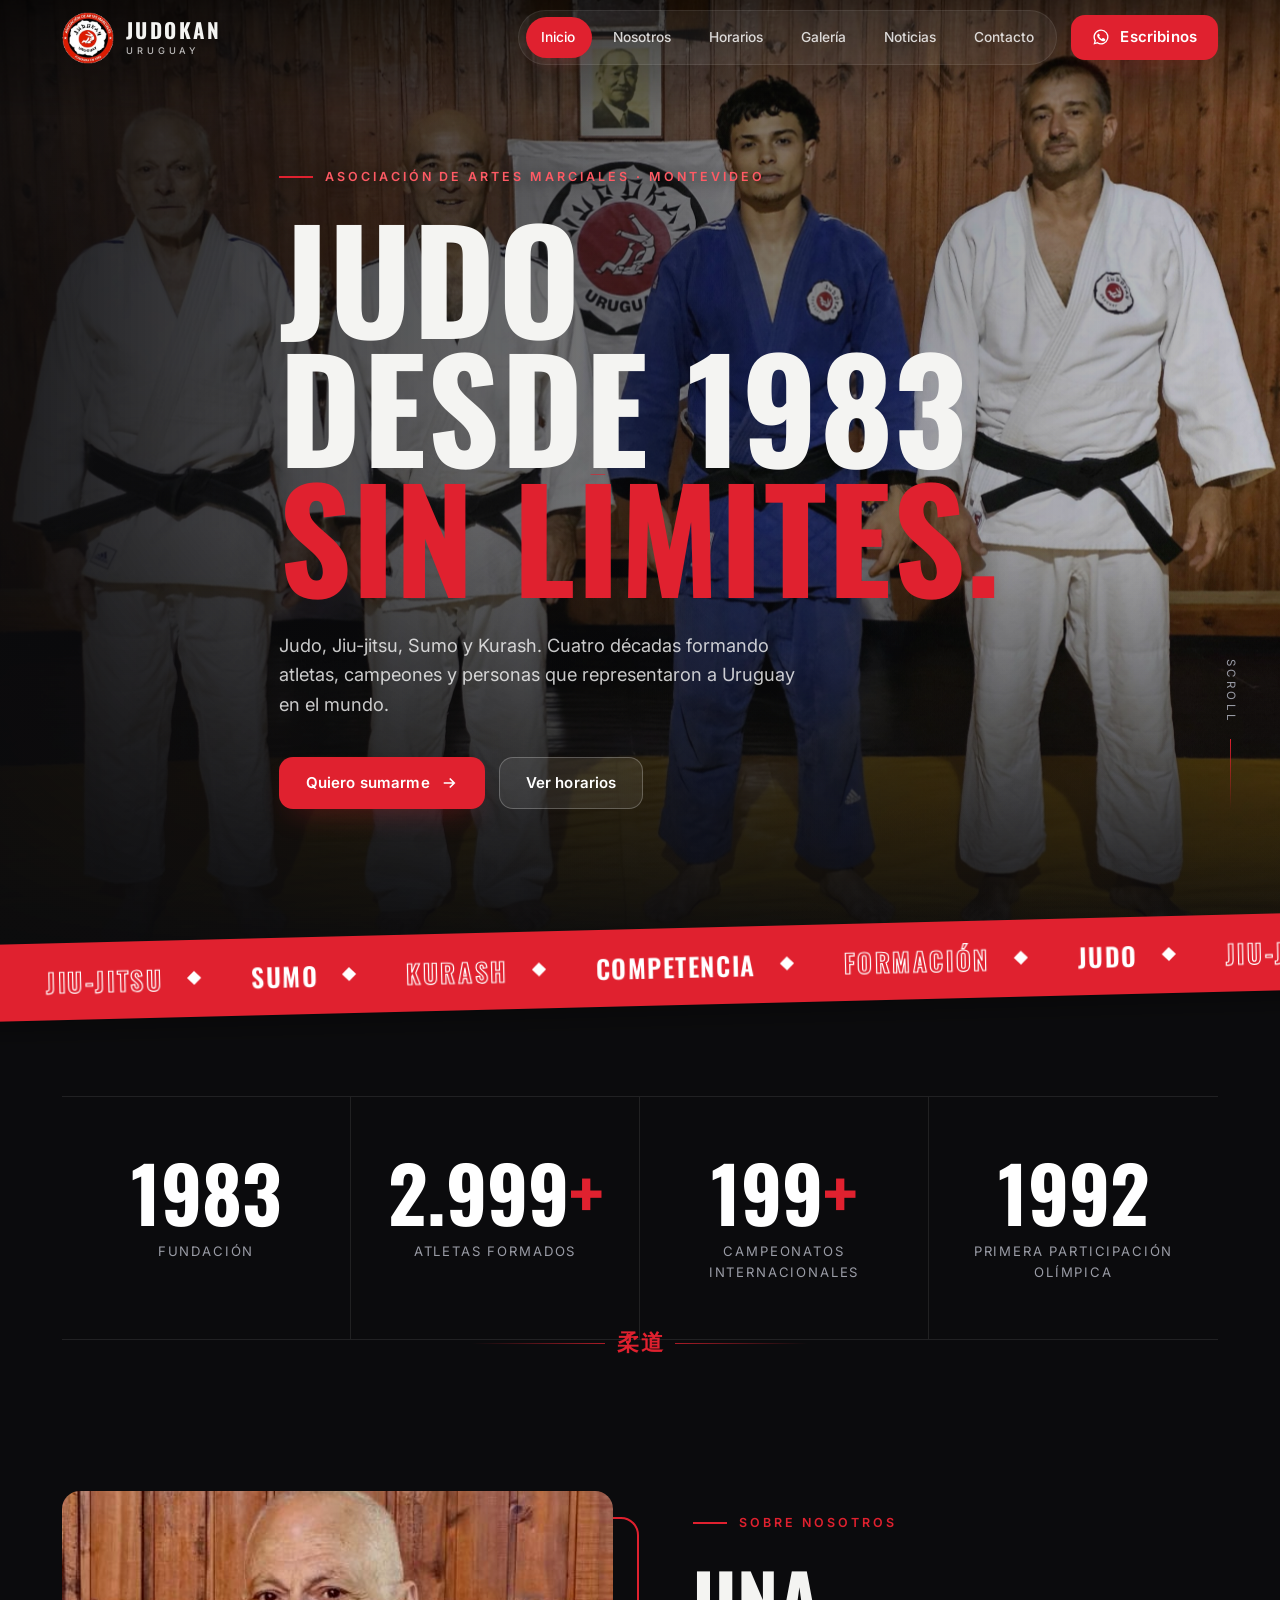
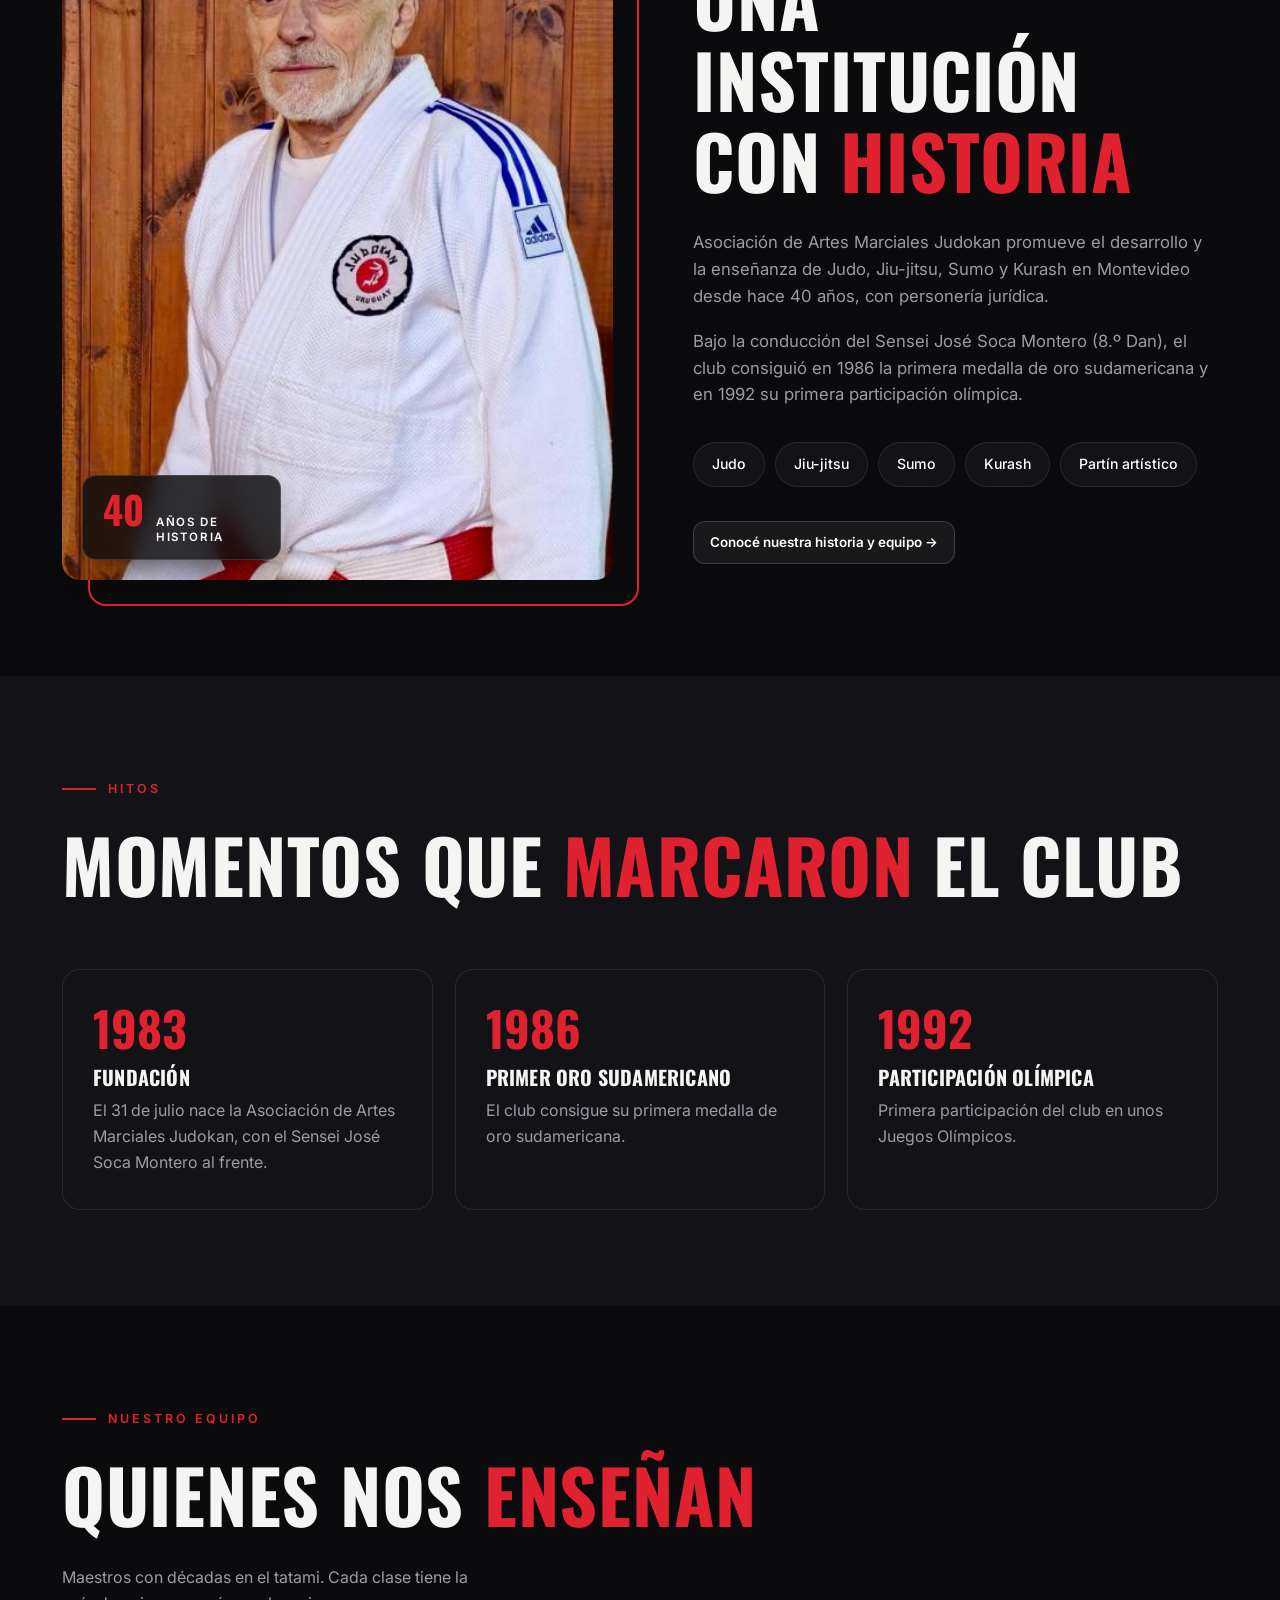
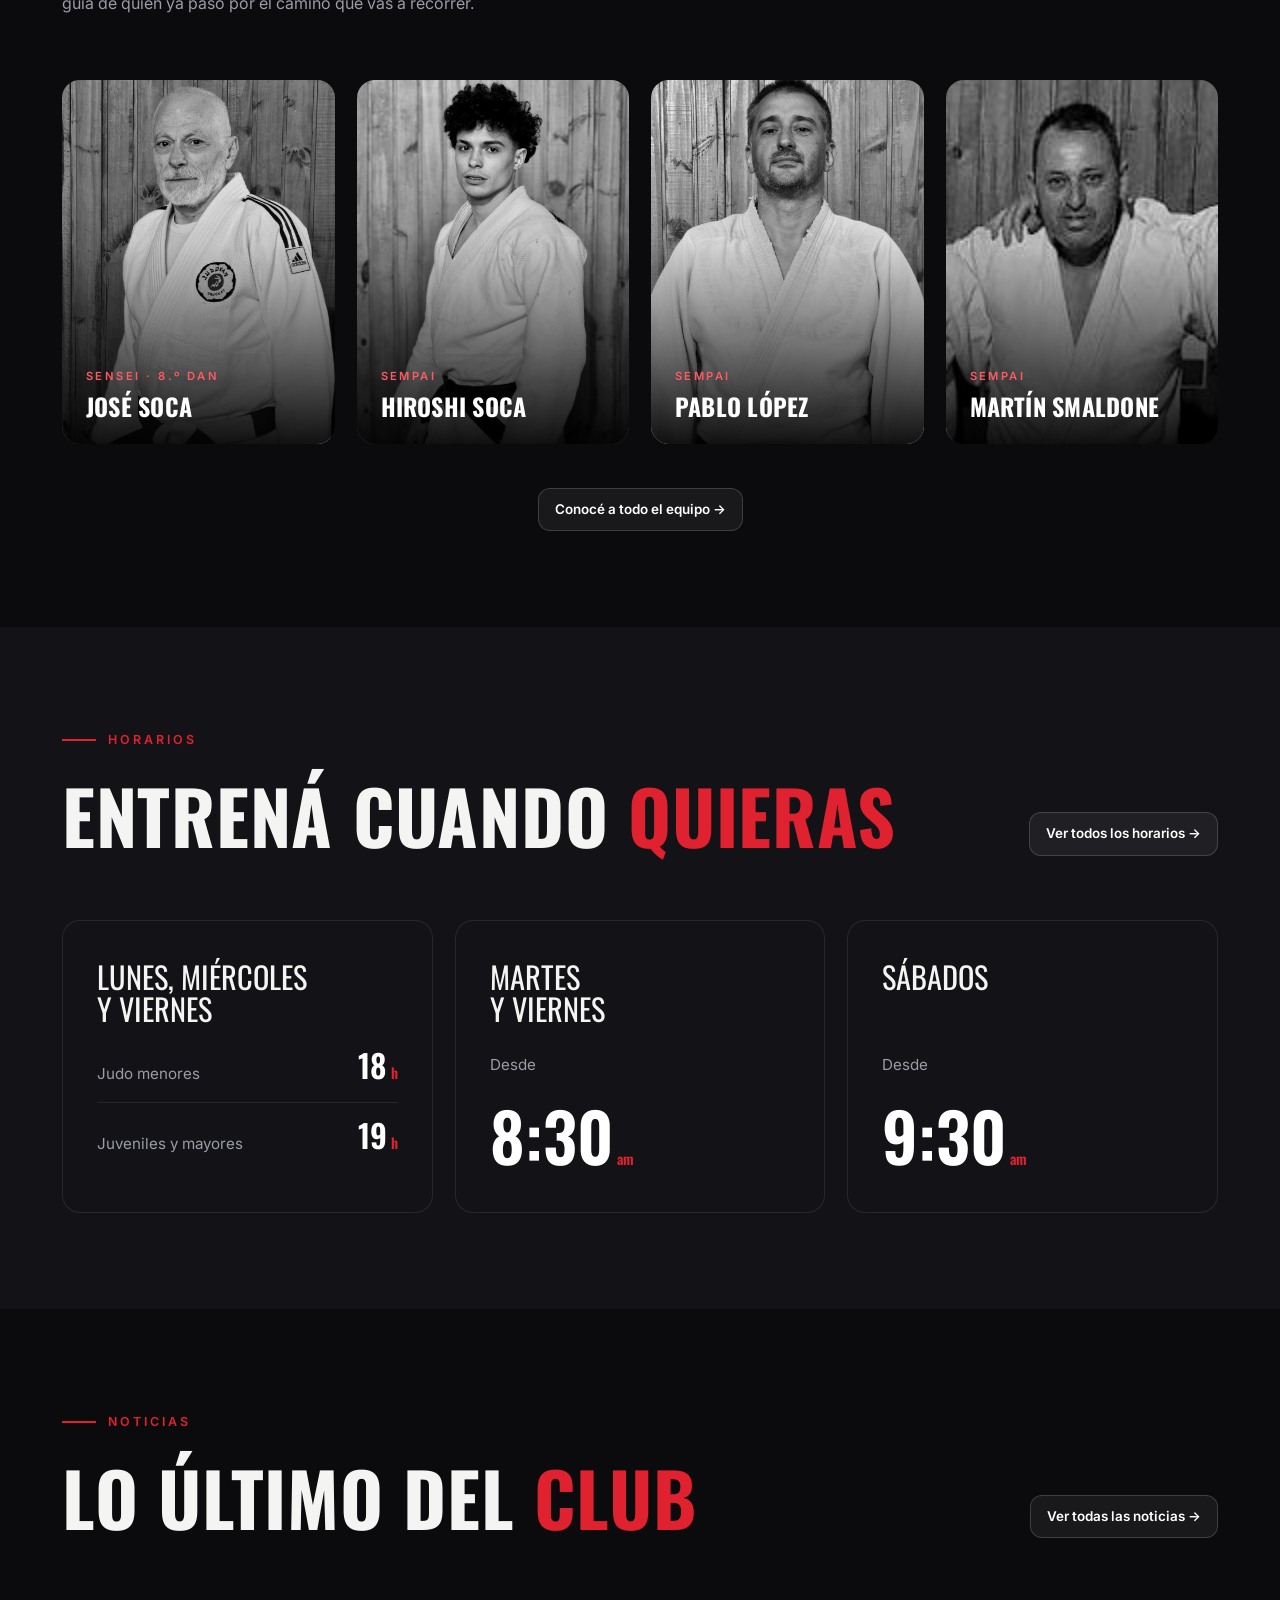
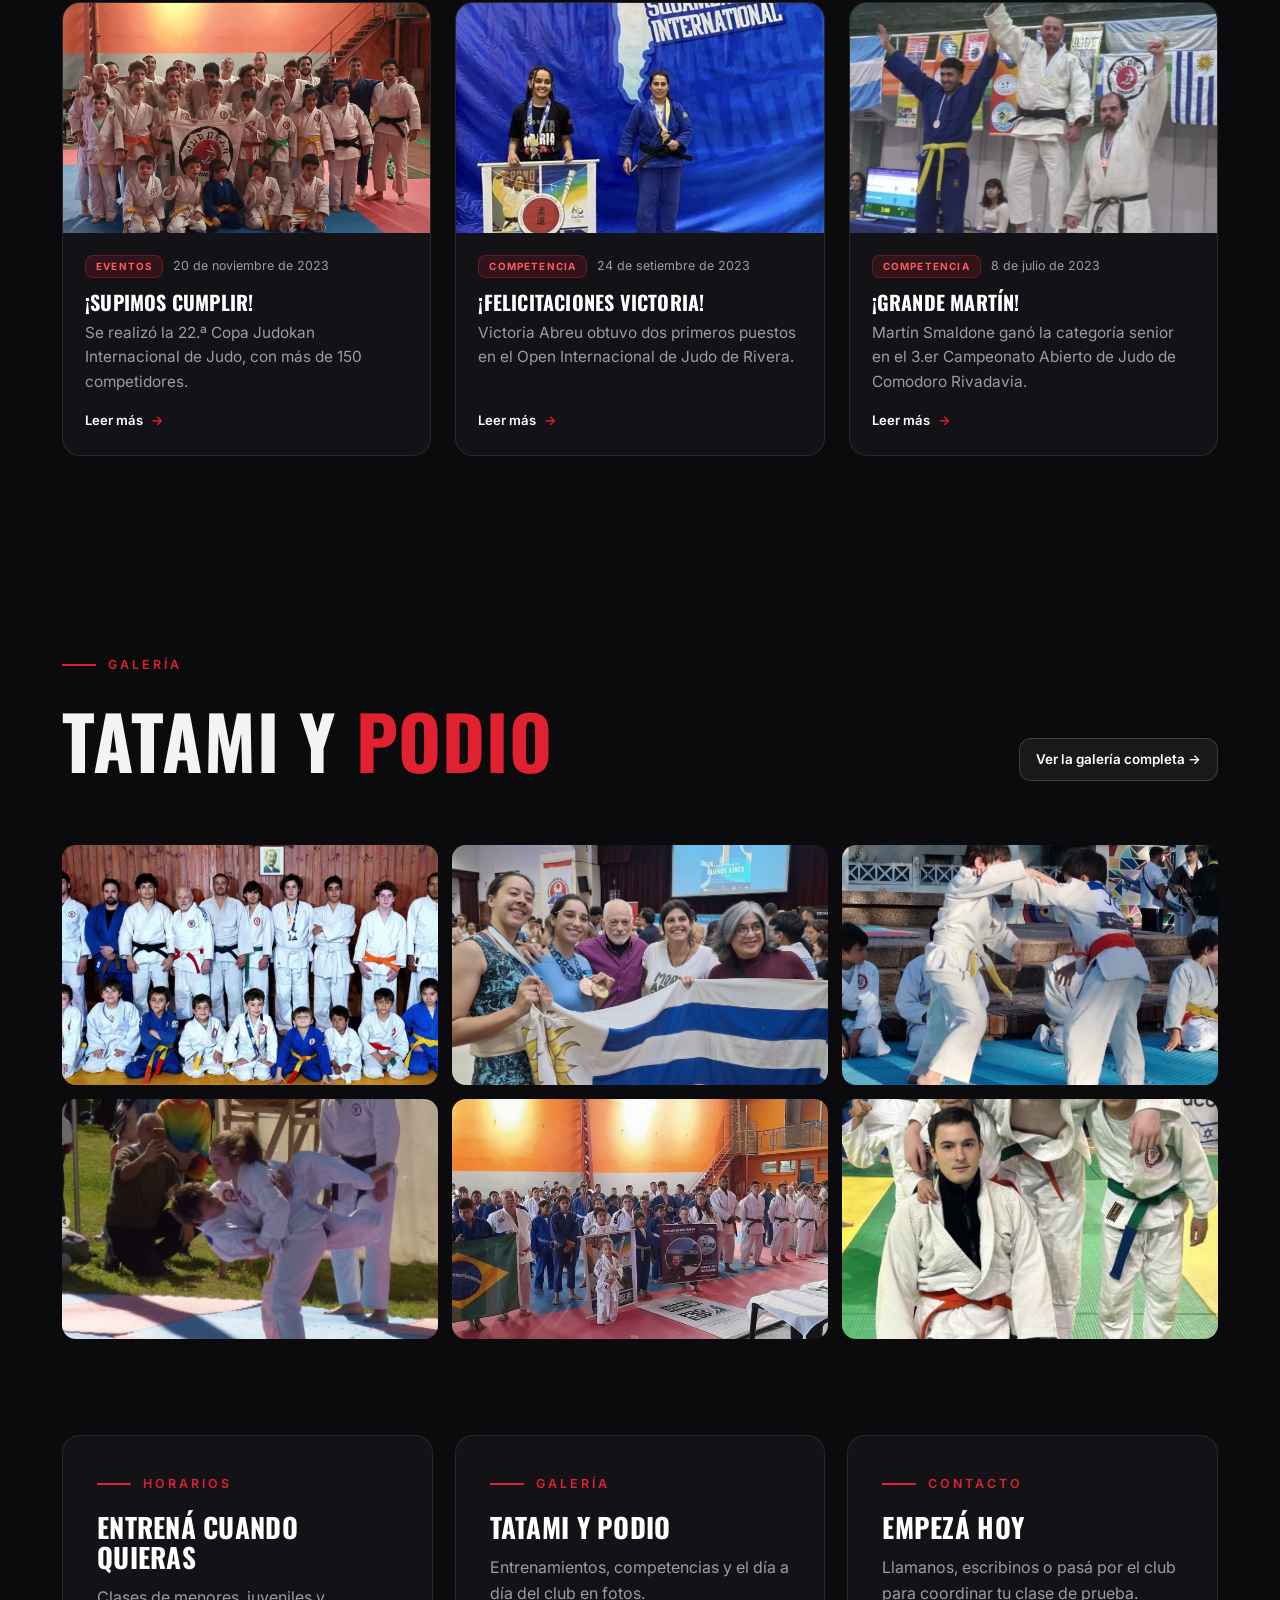
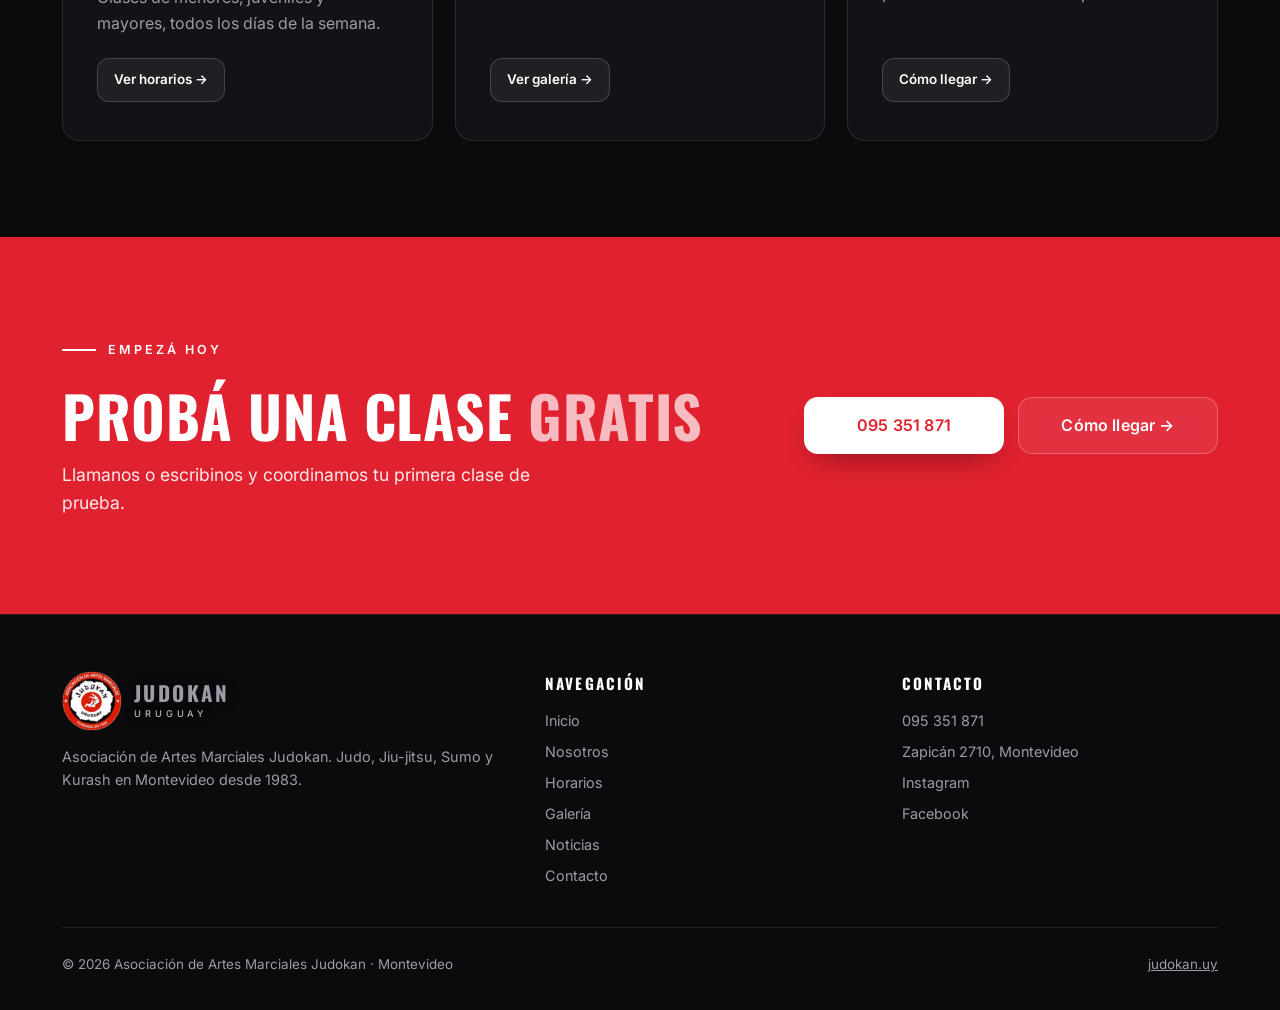
<file: index.html>
<!doctype html>
<html lang="es">
<head>
<meta charset="utf-8">
<meta name="viewport" content="width=device-width, initial-scale=1">
<meta http-equiv="Cache-Control" content="no-cache">
<title>Judokan Uruguay | Judo, Jiu-jitsu, Sumo y Kurash en Montevideo</title>
<meta name="description" content="Asociación de Artes Marciales Judokan, Montevideo. Judo, Jiu-jitsu, Sumo y Kurash desde 1983. Horarios, noticias y contacto.">
<link rel="canonical" href="https://manu-alz.github.io/Judokan/">
<meta property="og:type" content="website">
<meta property="og:site_name" content="Judokan Uruguay">
<meta property="og:locale" content="es_UY">
<meta property="og:title" content="Judokan Uruguay | Judo, Jiu-jitsu, Sumo y Kurash en Montevideo">
<meta property="og:description" content="Asociación de Artes Marciales Judokan, Montevideo. Judo, Jiu-jitsu, Sumo y Kurash desde 1983. Horarios, noticias y contacto.">
<meta property="og:url" content="https://manu-alz.github.io/Judokan/">
<meta property="og:image" content="https://manu-alz.github.io/Judokan/assets/og-image.jpg">
<meta property="og:image:width" content="1200">
<meta property="og:image:height" content="630">
<meta property="og:image:alt" content="Judokan Uruguay, asociación de artes marciales en Montevideo">
<meta name="twitter:card" content="summary_large_image">
<meta name="twitter:title" content="Judokan Uruguay | Judo, Jiu-jitsu, Sumo y Kurash en Montevideo">
<meta name="twitter:description" content="Asociación de Artes Marciales Judokan, Montevideo. Judo, Jiu-jitsu, Sumo y Kurash desde 1983. Horarios, noticias y contacto.">
<meta name="twitter:image" content="https://manu-alz.github.io/Judokan/assets/og-image.jpg">
<link rel="icon" href="assets/logo.png">
<link rel="preconnect" href="https://fonts.googleapis.com">
<link rel="preconnect" href="https://fonts.gstatic.com" crossorigin>
<link href="https://fonts.googleapis.com/css2?family=Oswald:wght@500;600;700&family=Inter:wght@400;500;600;700&display=swap" rel="stylesheet">
<link rel="stylesheet" href="css/styles.css?v=37">
</head>
<body data-page="inicio">

<a class="skip" href="#main">Saltar al contenido</a>
<div id="site-header"></div>

<main id="main">
  <!-- HERO -->
  <div class="hero" id="inicio">
    <div class="hero-bg" aria-hidden="true"></div>
    <div class="wrap hero-content">
      <div class="eyebrow">Asociación de Artes Marciales · Montevideo</div>
      <h1>
        <span class="line"><span>Judo</span></span>
        <span class="line"><span>Desde 1983</span></span>
        <span class="line"><span>Sin límites.</span></span>
      </h1>
      <p class="hero-lead">Judo, Jiu-jitsu, Sumo y Kurash. Cuatro décadas formando atletas, campeones y personas que representaron a Uruguay en el mundo.</p>
      <div class="hero-actions">
        <a class="btn btn-red" href="contacto.html">Quiero sumarme
          <svg viewBox="0 0 24 24" fill="none" stroke="currentColor" stroke-width="2.2" aria-hidden="true"><path d="M5 12h14M13 6l6 6-6 6"/></svg></a>
        <a class="btn btn-line" href="horarios.html">Ver horarios</a>
      </div>
    </div>
    <div class="scroll-cue">Scroll</div>
  </div>

  <!-- BANDAS GIRATORIAS (infinitas: el contenido se repite 5 veces y se desplaza un quinto) -->
  <div class="marquee" aria-hidden="true">
    <div class="marquee-track">
      <span>Judo</span><span class="ol">Jiu-jitsu</span><span>Sumo</span><span class="ol">Kurash</span><span>Competencia</span><span class="ol">Formación</span>
      <span>Judo</span><span class="ol">Jiu-jitsu</span><span>Sumo</span><span class="ol">Kurash</span><span>Competencia</span><span class="ol">Formación</span>
      <span>Judo</span><span class="ol">Jiu-jitsu</span><span>Sumo</span><span class="ol">Kurash</span><span>Competencia</span><span class="ol">Formación</span>
      <span>Judo</span><span class="ol">Jiu-jitsu</span><span>Sumo</span><span class="ol">Kurash</span><span>Competencia</span><span class="ol">Formación</span>
      <span>Judo</span><span class="ol">Jiu-jitsu</span><span>Sumo</span><span class="ol">Kurash</span><span>Competencia</span><span class="ol">Formación</span>
    </div>
  </div>

  <!-- ESTADÍSTICAS -->
  <div class="wrap">
    <div class="stats">
      <div class="stat reveal" style="--d:0s"><b>1983</b><span>Fundación</span></div>
      <div class="stat reveal" style="--d:.1s"><b><span data-count="3000">3000</span><em>+</em></b><span>Atletas formados</span></div>
      <div class="stat reveal" style="--d:.2s"><b><span data-count="200">200</span><em>+</em></b><span>Campeonatos internacionales</span></div>
      <div class="stat reveal" style="--d:.3s"><b>1992</b><span>Primera participación olímpica</span></div>
    </div>
  </div>

  <!-- DIVISOR -->
  <div class="divider-kanji" aria-hidden="true"><span>柔道</span></div>

  <!-- SOBRE NOSOTROS (resumen) -->
  <section>
    <div class="wrap about">
      <div class="about-media reveal-l">
        <div class="frame"></div>
        <img src="assets/jk_2.jpeg" alt="Sensei José Soca, fundador de Judokan">
        <div class="badge"><b>40</b><span>Años de historia</span></div>
      </div>
      <div>
        <div class="eyebrow reveal">Sobre nosotros</div>
        <h2 class="reveal">Una institución con <span class="accent">historia</span></h2>
        <p class="reveal" style="--d:.1s">Asociación de Artes Marciales Judokan promueve el desarrollo y la enseñanza de Judo, Jiu-jitsu, Sumo y Kurash en Montevideo desde hace 40 años, con personería jurídica.</p>
        <p class="reveal" style="--d:.2s">Bajo la conducción del Sensei José Soca Montero (8.º Dan), el club consiguió en 1986 la primera medalla de oro sudamericana y en 1992 su primera participación olímpica.</p>
        <div class="disciplines reveal" style="--d:.3s">
          <span>Judo</span><span>Jiu-jitsu</span><span>Sumo</span><span>Kurash</span><span>Partín artístico</span>
        </div>
        <a class="link-arrow reveal" style="--d:.4s;margin-top:34px" href="nosotros.html">Conocé nuestra historia y equipo →</a>
      </div>
    </div>
  </section>

  <!-- HITOS (resumen) -->
  <section class="team-sec">
    <div class="wrap">
      <div class="section-head">
        <div>
          <div class="eyebrow reveal">Hitos</div>
          <h2 class="reveal">Momentos que <span class="accent">marcaron</span> el club</h2>
        </div>
      </div>
      <div class="timeline">
        <article class="tl-item reveal" style="--d:0s">
          <div class="tl-year">1983</div>
          <h3>Fundación</h3>
          <p>El 31 de julio nace la Asociación de Artes Marciales Judokan, con el Sensei José Soca Montero al frente.</p>
        </article>
        <article class="tl-item reveal" style="--d:.1s">
          <div class="tl-year">1986</div>
          <h3>Primer oro sudamericano</h3>
          <p>El club consigue su primera medalla de oro sudamericana.</p>
        </article>
        <article class="tl-item reveal" style="--d:.2s">
          <div class="tl-year">1992</div>
          <h3>Participación olímpica</h3>
          <p>Primera participación del club en unos Juegos Olímpicos.</p>
        </article>
      </div>
    </div>
  </section>

  <!-- EQUIPO (resumen) -->
  <section>
    <div class="wrap">
      <div class="section-head">
        <div>
          <div class="eyebrow reveal">Nuestro equipo</div>
          <h2 class="reveal">Quienes nos <span class="accent">enseñan</span></h2>
        </div>
        <p class="reveal" style="--d:.1s">Maestros con décadas en el tatami. Cada clase tiene la guía de quien ya pasó por el camino que vas a recorrer.</p>
      </div>
      <div class="team">
        <article class="member reveal-s" style="--d:0s">
          <span class="bar"></span>
          <img src="assets/jk_2.jpeg" alt="Sensei José Soca" loading="lazy">
          <div class="info"><div class="role">Sensei · 8.º Dan</div><h3>José Soca</h3></div>
        </article>
        <article class="member reveal-s" style="--d:.1s">
          <span class="bar"></span>
          <img src="assets/jk_3.jpeg" alt="Sempai Hiroshi Soca" loading="lazy">
          <div class="info"><div class="role">Sempai</div><h3>Hiroshi Soca</h3></div>
        </article>
        <article class="member reveal-s" style="--d:.2s">
          <span class="bar"></span>
          <img src="assets/jk_4.jpeg" alt="Sempai Pablo López" loading="lazy">
          <div class="info"><div class="role">Sempai</div><h3>Pablo López</h3></div>
        </article>
        <article class="member reveal-s" style="--d:.3s">
          <span class="bar"></span>
          <img src="assets/jk_5.jpeg" alt="Sempai Martín Smaldone" loading="lazy">
          <div class="info"><div class="role">Sempai</div><h3>Martín Smaldone</h3></div>
        </article>
      </div>
      <div class="center-link reveal" style="margin-top:44px"><a class="link-arrow" href="nosotros.html">Conocé a todo el equipo →</a></div>
    </div>
  </section>

  <!-- HORARIOS (resumen) -->
  <section class="team-sec" id="horarios">
    <div class="wrap">
      <div class="section-head">
        <div>
          <div class="eyebrow reveal">Horarios</div>
          <h2 class="reveal">Entrená cuando <span class="accent">quieras</span></h2>
        </div>
        <a class="link-arrow reveal" style="--d:.1s" href="horarios.html">Ver todos los horarios →</a>
      </div>
      <div class="sched-grid">
        <div class="sched reveal" style="--d:0s">
          <div class="day">Lunes, miércoles<br>y viernes</div>
          <div class="slots">
            <div class="slot"><span>Judo menores</span><b>18<small>h</small></b></div>
            <div class="slot"><span>Juveniles y mayores</span><b>19<small>h</small></b></div>
          </div>
        </div>
        <div class="sched reveal" style="--d:.1s">
          <div class="day">Martes<br>y viernes</div>
          <div class="slots single">
            <div class="slot"><span>Desde</span><b>8:30<small>am</small></b></div>
          </div>
        </div>
        <div class="sched reveal" style="--d:.2s">
          <div class="day">Sábados</div>
          <div class="slots single">
            <div class="slot"><span>Desde</span><b>9:30<small>am</small></b></div>
          </div>
        </div>
      </div>
    </div>
  </section>

  <!-- NOTICIAS (últimas) -->
  <section>
    <div class="wrap">
      <div class="section-head">
        <div>
          <div class="eyebrow reveal">Noticias</div>
          <h2 class="reveal">Lo último del <span class="accent">club</span></h2>
        </div>
        <a class="link-arrow reveal" style="--d:.1s" href="noticias.html">Ver todas las noticias →</a>
      </div>
      <div class="news-grid" id="news-latest" data-limit="3"></div>
    </div>
  </section>

  <!-- GALERÍA (tira) -->
  <section>
    <div class="wrap">
      <div class="section-head">
        <div>
          <div class="eyebrow reveal">Galería</div>
          <h2 class="reveal">Tatami y <span class="accent">podio</span></h2>
        </div>
        <a class="link-arrow reveal" style="--d:.1s" href="galeria.html">Ver la galería completa →</a>
      </div>
      <div class="gallery gallery-home">
        <figure class="reveal-s"><img src="assets/galeria/ig_16.webp" alt="Foto grupal de alumnos y maestros de Judokan" loading="lazy"></figure>
        <figure class="reveal-s" style="--d:.1s"><img src="assets/galeria/ig_4.webp" alt="Judokas de Judokan en el tatami" loading="lazy"></figure>
        <figure class="reveal-s" style="--d:.2s"><img src="assets/galeria/ig_5.webp" alt="Combate de niños en el entrenamiento" loading="lazy"></figure>
        <figure class="reveal-s" style="--d:.1s"><img src="assets/galeria/ig_8.webp" alt="Demostración de judo al aire libre" loading="lazy"></figure>
        <figure class="reveal-s" style="--d:.2s"><img src="assets/galeria/ig_11.webp" alt="Judokan en competencia" loading="lazy"></figure>
        <figure class="reveal-s" style="--d:.3s"><img src="assets/galeria/ig_13.webp" alt="Alumnos de Judokan con la bandera del club" loading="lazy"></figure>
      </div>
    </div>
  </section>

  <!-- ACCESOS RÁPIDOS -->
  <section class="quick">
    <div class="wrap quick-grid">
      <a class="quick-card reveal" href="horarios.html">
        <span class="eyebrow">Horarios</span>
        <h3>Entrená cuando quieras</h3>
        <p>Clases de menores, juveniles y mayores, todos los días de la semana.</p>
        <span class="link-arrow">Ver horarios →</span>
      </a>
      <a class="quick-card reveal" style="--d:.1s" href="galeria.html">
        <span class="eyebrow">Galería</span>
        <h3>Tatami y podio</h3>
        <p>Entrenamientos, competencias y el día a día del club en fotos.</p>
        <span class="link-arrow">Ver galería →</span>
      </a>
      <a class="quick-card reveal" style="--d:.2s" href="contacto.html">
        <span class="eyebrow">Contacto</span>
        <h3>Empezá hoy</h3>
        <p>Llamanos, escribinos o pasá por el club para coordinar tu clase de prueba.</p>
        <span class="link-arrow">Cómo llegar →</span>
      </a>
    </div>
  </section>

  <!-- CIERRE -->
  <section class="contact home-cta">
    <div class="wrap contact-band">
      <div>
        <div class="eyebrow reveal">Empezá hoy</div>
        <h2 class="reveal">Probá una clase <span>gratis</span></h2>
        <p class="reveal" style="--d:.1s">Llamanos o escribinos y coordinamos tu primera clase de prueba.</p>
      </div>
      <div class="cta-actions reveal" style="--d:.2s">
        <a class="btn btn-light" href="tel:+59895351871">095 351 871</a>
        <a class="btn btn-line" href="contacto.html">Cómo llegar →</a>
      </div>
    </div>
  </section>
</main>

<div id="site-footer"></div>

<script src="js/layout.js?v=37"></script>
<script src="js/main.js?v=37"></script>
<script src="js/noticias.js?v=37"></script>
</body>
</html>
</file>
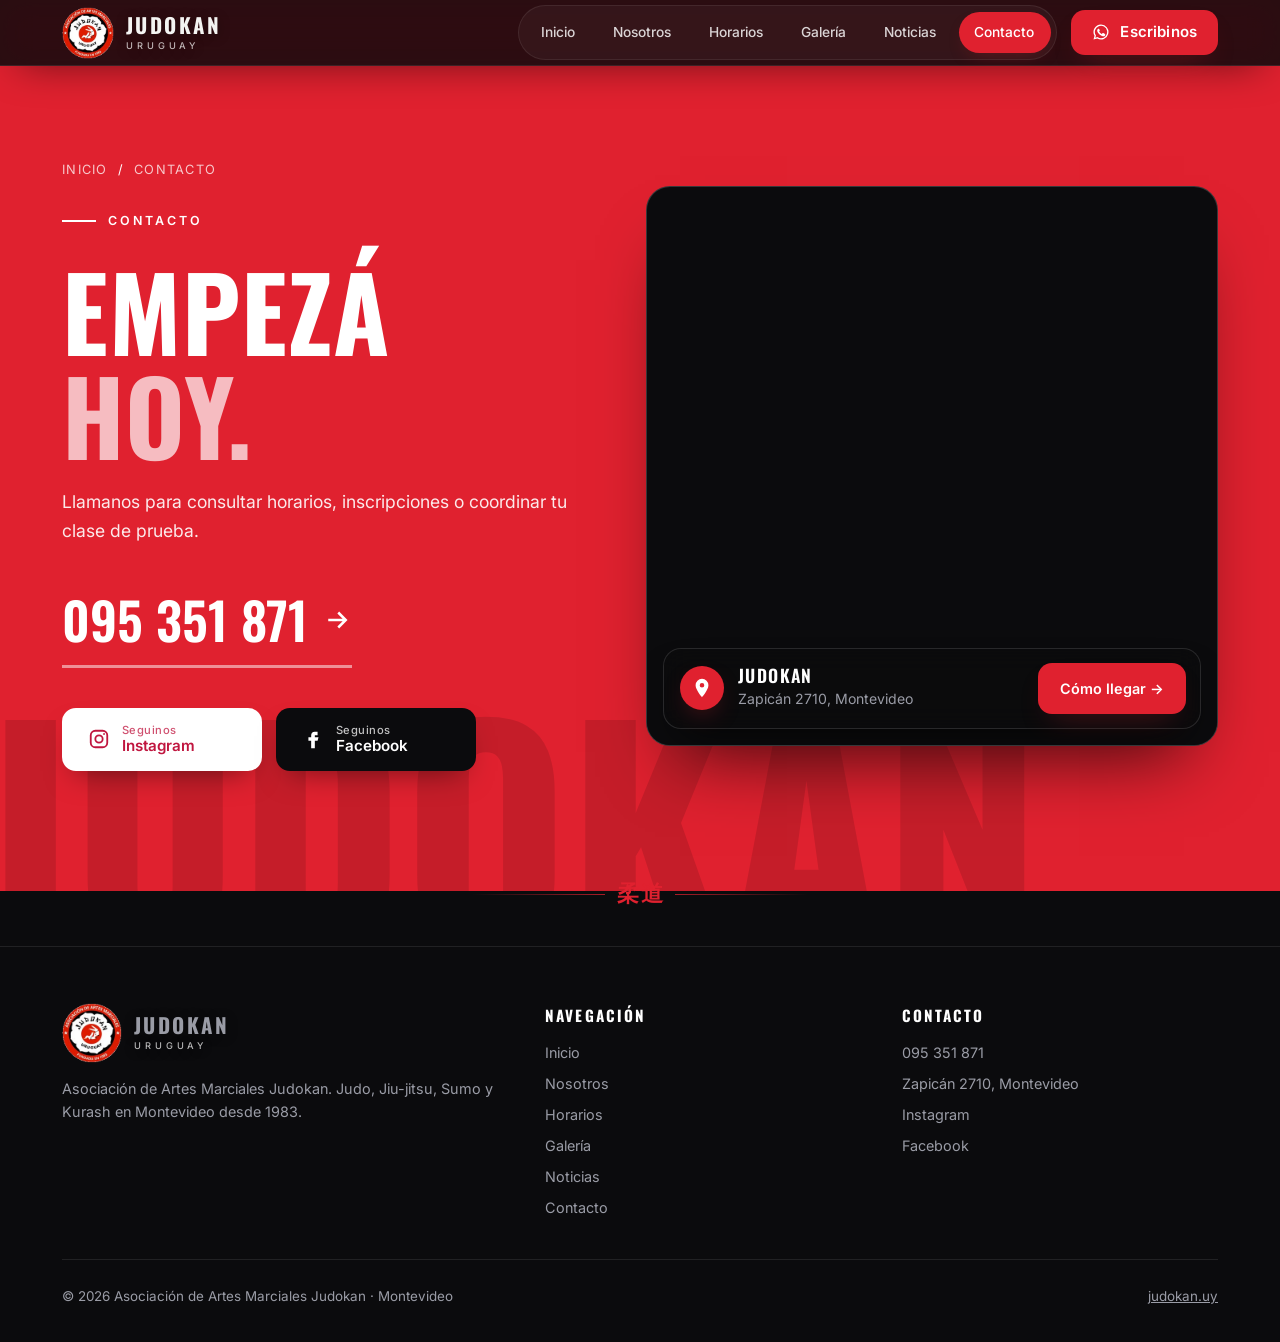
<file: contacto.html>
<!doctype html>
<html lang="es">
<head>
<meta charset="utf-8">
<meta name="viewport" content="width=device-width, initial-scale=1">
<meta http-equiv="Cache-Control" content="no-cache">
<title>Contacto | Judokan Uruguay</title>
<meta name="description" content="Contacto y cómo llegar a la Asociación Judokan, Zapicán 2710, Montevideo. Teléfono 095 351 871.">
<link rel="canonical" href="https://manu-alz.github.io/Judokan/contacto.html">
<meta property="og:type" content="website">
<meta property="og:site_name" content="Judokan Uruguay">
<meta property="og:locale" content="es_UY">
<meta property="og:title" content="Contacto | Judokan Uruguay">
<meta property="og:description" content="Contacto y cómo llegar a la Asociación Judokan, Zapicán 2710, Montevideo. Teléfono 095 351 871.">
<meta property="og:url" content="https://manu-alz.github.io/Judokan/contacto.html">
<meta property="og:image" content="https://manu-alz.github.io/Judokan/assets/og-image.jpg">
<meta property="og:image:width" content="1200">
<meta property="og:image:height" content="630">
<meta property="og:image:alt" content="Judokan Uruguay, asociación de artes marciales en Montevideo">
<meta name="twitter:card" content="summary_large_image">
<meta name="twitter:title" content="Contacto | Judokan Uruguay">
<meta name="twitter:description" content="Contacto y cómo llegar a la Asociación Judokan, Zapicán 2710, Montevideo. Teléfono 095 351 871.">
<meta name="twitter:image" content="https://manu-alz.github.io/Judokan/assets/og-image.jpg">
<link rel="icon" href="assets/logo.png">
<link rel="preconnect" href="https://fonts.googleapis.com">
<link rel="preconnect" href="https://fonts.gstatic.com" crossorigin>
<link href="https://fonts.googleapis.com/css2?family=Oswald:wght@500;600;700&family=Inter:wght@400;500;600;700&display=swap" rel="stylesheet">
<link rel="stylesheet" href="css/styles.css?v=37">
</head>
<body data-page="contacto" data-header="solid">

<a class="skip" href="#main">Saltar al contenido</a>
<div id="site-header"></div>

<main id="main">
  <section class="contact contact-page">
    <div class="wrap contact-grid">
      <div>
        <div class="crumbs" style="color:rgba(255,255,255,.75)"><a href="./" style="color:rgba(255,255,255,.75)">Inicio</a><span style="color:#fff">/</span>Contacto</div>
        <div class="eyebrow reveal">Contacto</div>
        <h1 class="reveal">Empezá <span>hoy.</span></h1>
        <p class="reveal" style="--d:.1s">Llamanos para consultar horarios, inscripciones o coordinar tu clase de prueba.</p>
        <a class="phone reveal" style="--d:.2s" href="tel:+59895351871">095 351 871
          <svg width="30" height="30" viewBox="0 0 24 24" fill="none" stroke="currentColor" stroke-width="2" aria-hidden="true"><path d="M5 12h14M13 6l6 6-6 6"/></svg></a>
        <div class="socials reveal" style="--d:.3s">
          <a class="social-btn social-btn-ig" href="https://www.instagram.com/judokan.uy/" target="_blank" rel="noopener">
            <svg viewBox="0 0 24 24" fill="none" stroke="currentColor" stroke-width="2" aria-hidden="true"><rect x="3" y="3" width="18" height="18" rx="5"/><circle cx="12" cy="12" r="4"/><circle cx="17.5" cy="6.5" r="1" fill="currentColor" stroke="none"/></svg>
            <span class="txt"><small>Seguinos</small>Instagram</span>
          </a>
          <a class="social-btn social-btn-fb" href="https://www.facebook.com/judokan.uy" target="_blank" rel="noopener">
            <svg viewBox="0 0 24 24" fill="currentColor" aria-hidden="true"><path d="M14 8h3V4h-3c-2.8 0-4 1.8-4 4v2H7v4h3v8h4v-8h3l1-4h-4V8z"/></svg>
            <span class="txt"><small>Seguinos</small>Facebook</span>
          </a>
        </div>
      </div>
      <div class="map reveal-s" style="--d:.2s">
        <iframe class="map-frame" src="https://www.google.com/maps?q=-34.877249,-56.1930461&amp;z=17&amp;output=embed" title="Ubicación de Judokan en Google Maps" loading="lazy" referrerpolicy="no-referrer-when-downgrade" allowfullscreen></iframe>
        <div class="map-card">
          <div class="map-info">
            <span class="map-pin" aria-hidden="true"><svg viewBox="0 0 24 24" fill="#fff"><path d="M12 2a7 7 0 00-7 7c0 5.2 7 13 7 13s7-7.8 7-13a7 7 0 00-7-7zm0 9.5A2.5 2.5 0 1112 6.5a2.5 2.5 0 010 5z"/></svg></span>
            <div>
              <strong>Judokan</strong>
              <span>Zapicán 2710, Montevideo</span>
            </div>
          </div>
          <a class="map-btn" href="https://www.google.com/maps/dir/?api=1&amp;destination=-34.877249,-56.1930461" target="_blank" rel="noopener">Cómo llegar →</a>
        </div>
      </div>
    </div>
  </section>
  <div class="divider-kanji" aria-hidden="true"><span>柔道</span></div>

</main>

<div id="site-footer"></div>

<script src="js/layout.js?v=37"></script>
<script src="js/main.js?v=37"></script>
</body>
</html>
</file>
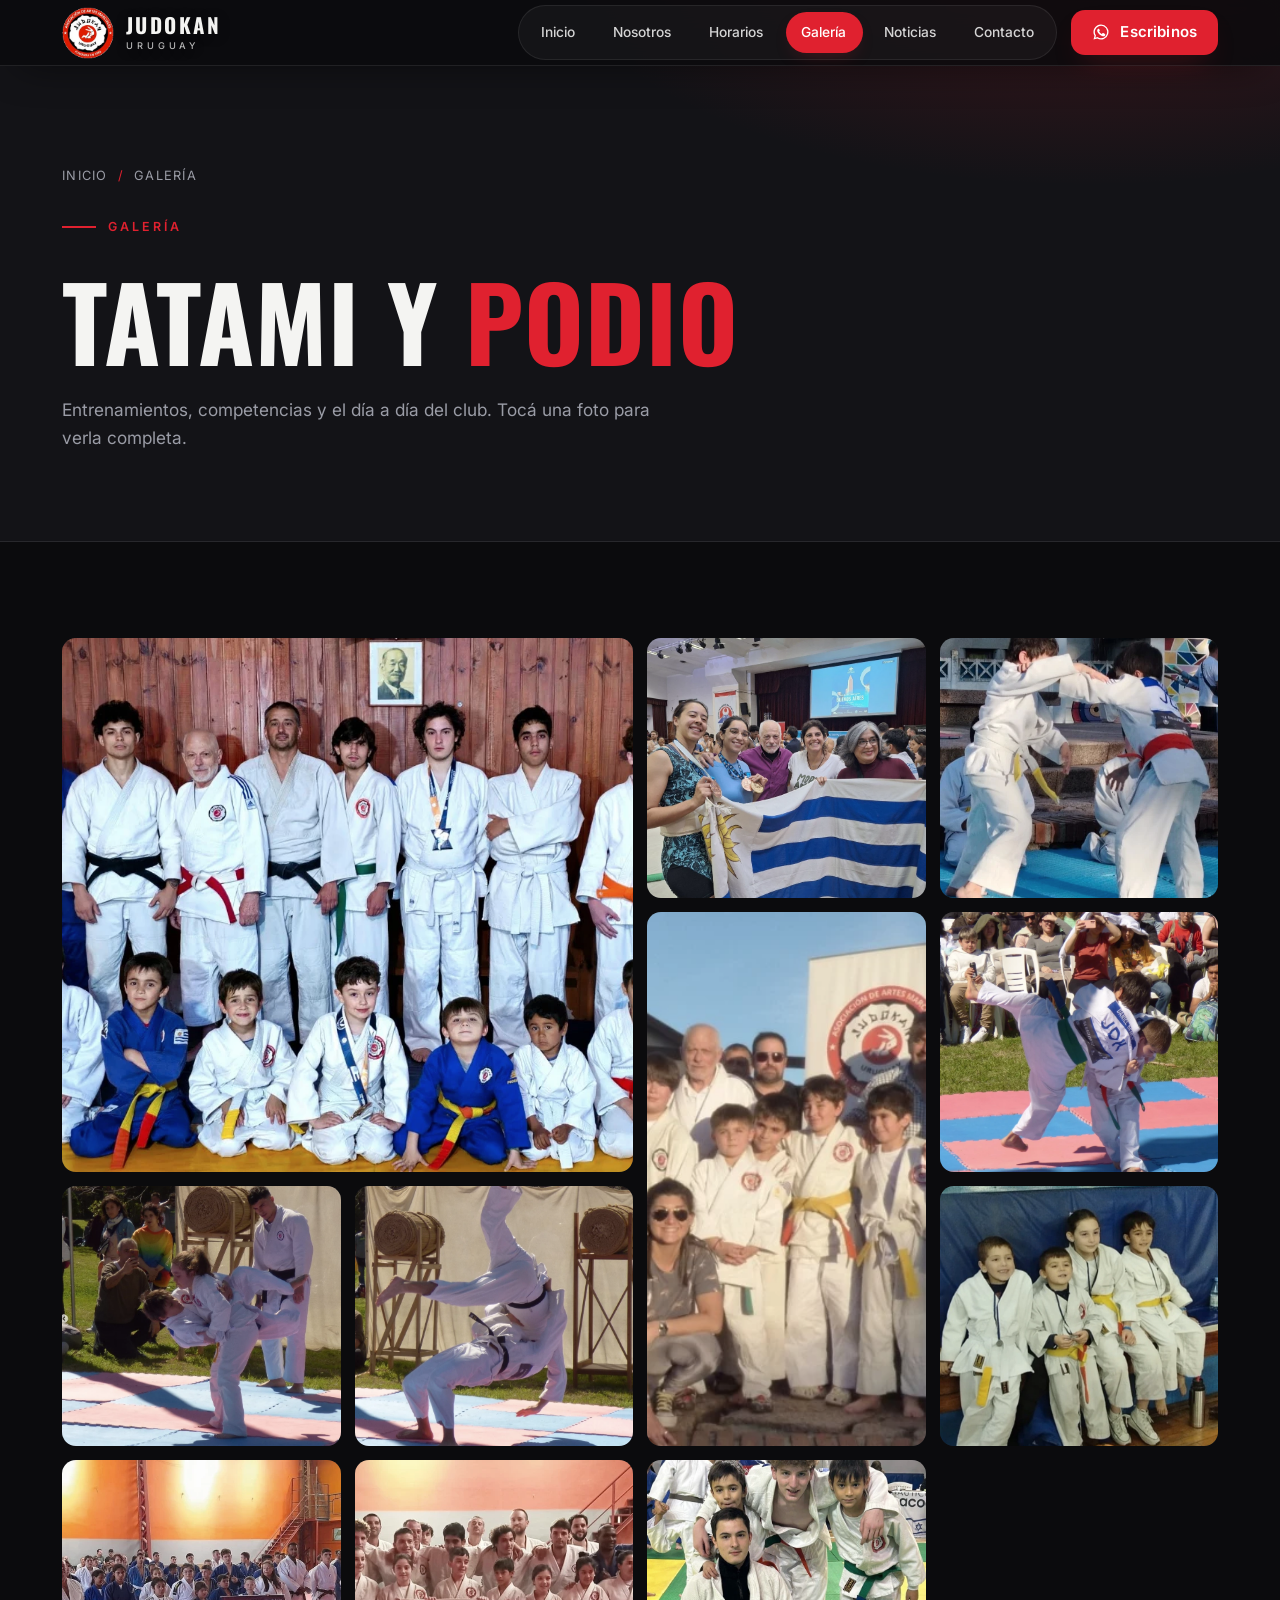
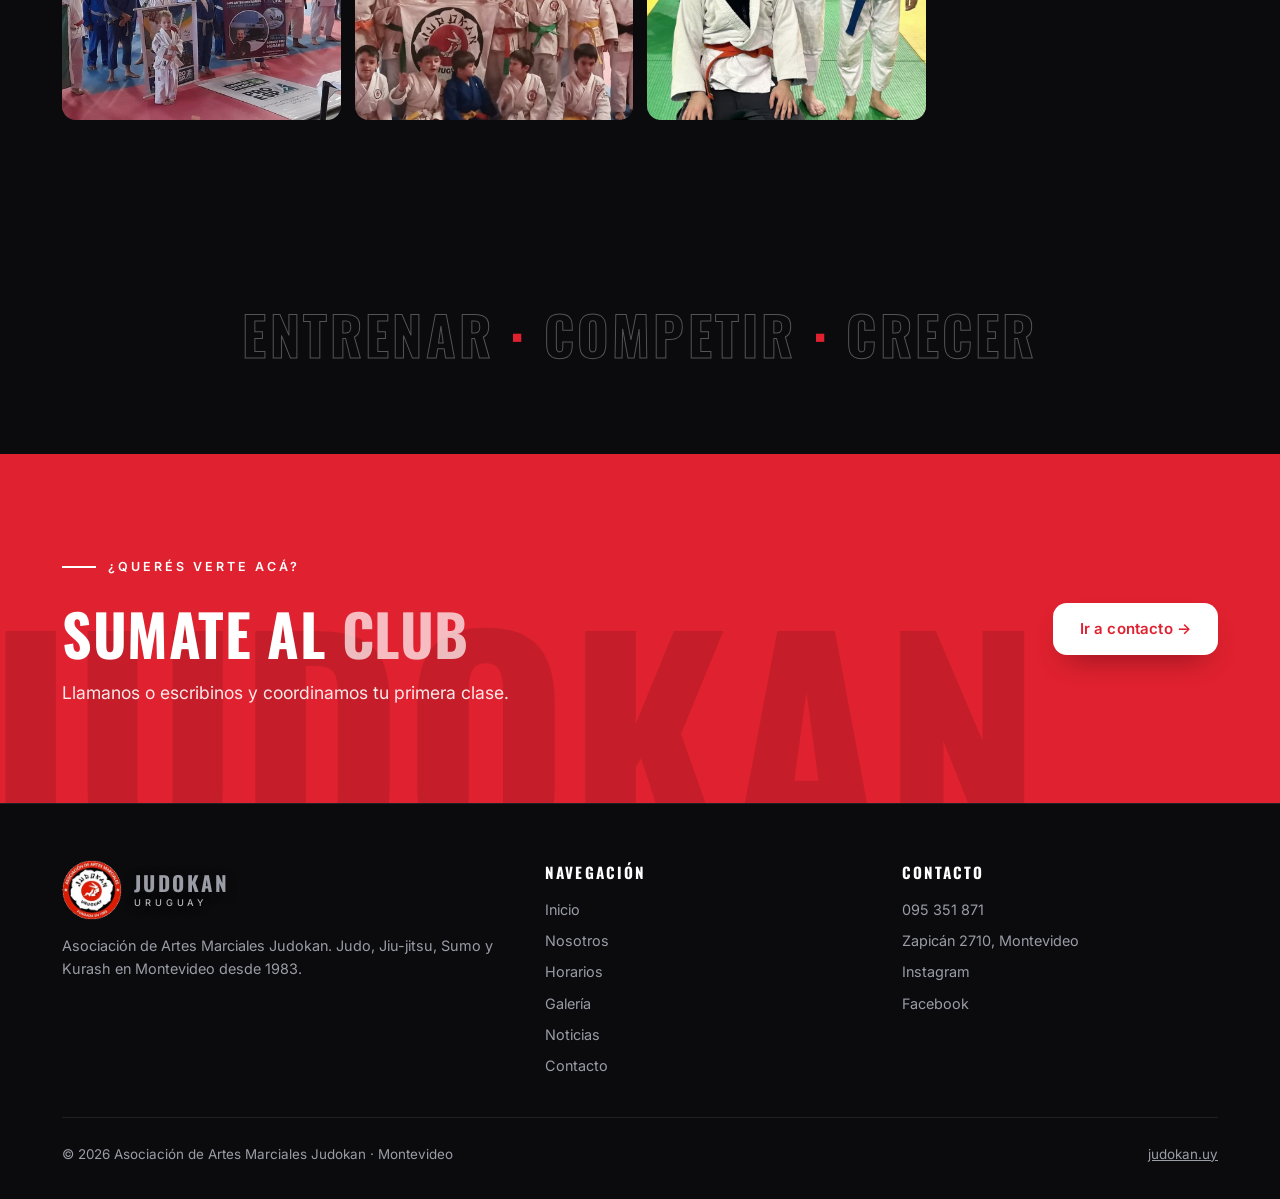
<file: galeria.html>
<!doctype html>
<html lang="es">
<head>
<meta charset="utf-8">
<meta name="viewport" content="width=device-width, initial-scale=1">
<meta http-equiv="Cache-Control" content="no-cache">
<title>Galería | Judokan Uruguay</title>
<meta name="description" content="Fotos de entrenamientos, competencias y del día a día de la Asociación Judokan.">
<link rel="canonical" href="https://manu-alz.github.io/Judokan/galeria.html">
<meta property="og:type" content="website">
<meta property="og:site_name" content="Judokan Uruguay">
<meta property="og:locale" content="es_UY">
<meta property="og:title" content="Galería | Judokan Uruguay">
<meta property="og:description" content="Fotos de entrenamientos, competencias y del día a día de la Asociación Judokan.">
<meta property="og:url" content="https://manu-alz.github.io/Judokan/galeria.html">
<meta property="og:image" content="https://manu-alz.github.io/Judokan/assets/og-image.jpg">
<meta property="og:image:width" content="1200">
<meta property="og:image:height" content="630">
<meta property="og:image:alt" content="Judokan Uruguay, asociación de artes marciales en Montevideo">
<meta name="twitter:card" content="summary_large_image">
<meta name="twitter:title" content="Galería | Judokan Uruguay">
<meta name="twitter:description" content="Fotos de entrenamientos, competencias y del día a día de la Asociación Judokan.">
<meta name="twitter:image" content="https://manu-alz.github.io/Judokan/assets/og-image.jpg">
<link rel="icon" href="assets/logo.png">
<link rel="preconnect" href="https://fonts.googleapis.com">
<link rel="preconnect" href="https://fonts.gstatic.com" crossorigin>
<link href="https://fonts.googleapis.com/css2?family=Oswald:wght@500;600;700&family=Inter:wght@400;500;600;700&display=swap" rel="stylesheet">
<link rel="stylesheet" href="css/styles.css?v=37">
</head>
<body data-page="galeria" data-header="solid">

<a class="skip" href="#main">Saltar al contenido</a>
<div id="site-header"></div>

<main id="main">
  <div class="page-hero">
    <div class="wrap">
      <div class="crumbs"><a href="./">Inicio</a><span>/</span>Galería</div>
      <div class="eyebrow reveal">Galería</div>
      <h1 class="reveal">Tatami y <span class="accent">podio</span></h1>
      <p class="reveal" style="--d:.1s">Entrenamientos, competencias y el día a día del club. Tocá una foto para verla completa.</p>
    </div>
  </div>

  <section>
    <div class="wrap">
      <div class="gallery">
        <figure class="reveal-s"><img src="assets/galeria/ig_16.webp" alt="Foto grupal de alumnos y maestros de Judokan" loading="lazy"></figure>
        <figure class="reveal-s" style="--d:.1s"><img src="assets/galeria/ig_4.webp" alt="Judokas de Judokan en el tatami" loading="lazy"></figure>
        <figure class="reveal-s" style="--d:.2s"><img src="assets/galeria/ig_5.webp" alt="Combate de niños en el entrenamiento" loading="lazy"></figure>
        <figure class="reveal-s" style="--d:.3s"><img src="assets/galeria/ig_6.webp" alt="Alumnos de Judokan con el equipo" loading="lazy"></figure>
        <figure class="reveal-s" style="--d:.1s"><img src="assets/galeria/ig_7.webp" alt="Alumnos de Judokan en exhibición" loading="lazy"></figure>
        <figure class="reveal-s" style="--d:.2s"><img src="assets/galeria/ig_8.webp" alt="Demostración de judo al aire libre" loading="lazy"></figure>
        <figure class="reveal-s" style="--d:.3s"><img src="assets/galeria/ig_9.webp" alt="Demostración de judo al aire libre" loading="lazy"></figure>
        <figure class="reveal-s" style="--d:.1s"><img src="assets/galeria/ig_10.webp" alt="Alumnos de Judokan" loading="lazy"></figure>
        <figure class="reveal-s" style="--d:.2s"><img src="assets/galeria/ig_11.webp" alt="Judokan en competencia" loading="lazy"></figure>
        <figure class="reveal-s" style="--d:.3s"><img src="assets/galeria/ig_12.webp" alt="Alumnos de Judokan con cinturones" loading="lazy"></figure>
        <figure class="reveal-s" style="--d:.1s"><img src="assets/galeria/ig_13.webp" alt="Alumnos de Judokan con la bandera del club" loading="lazy"></figure>
      </div>
    </div>
  </section>

  <div class="divider-quote" aria-hidden="true"><span>Entrenar <em>·</em> Competir <em>·</em> Crecer</span></div>

  <section class="contact">
    <div class="wrap contact-band">
      <div>
        <div class="eyebrow reveal">¿Querés verte acá?</div>
        <h2 class="reveal">Sumate al <span>club</span></h2>
        <p class="reveal" style="--d:.1s">Llamanos o escribinos y coordinamos tu primera clase.</p>
      </div>
      <a class="btn btn-white reveal" style="--d:.2s" href="contacto.html">Ir a contacto →</a>
    </div>
  </section>
</main>

<div id="site-footer"></div>

<script src="js/layout.js?v=37"></script>
<script src="js/main.js?v=37"></script>
</body>
</html>
</file>
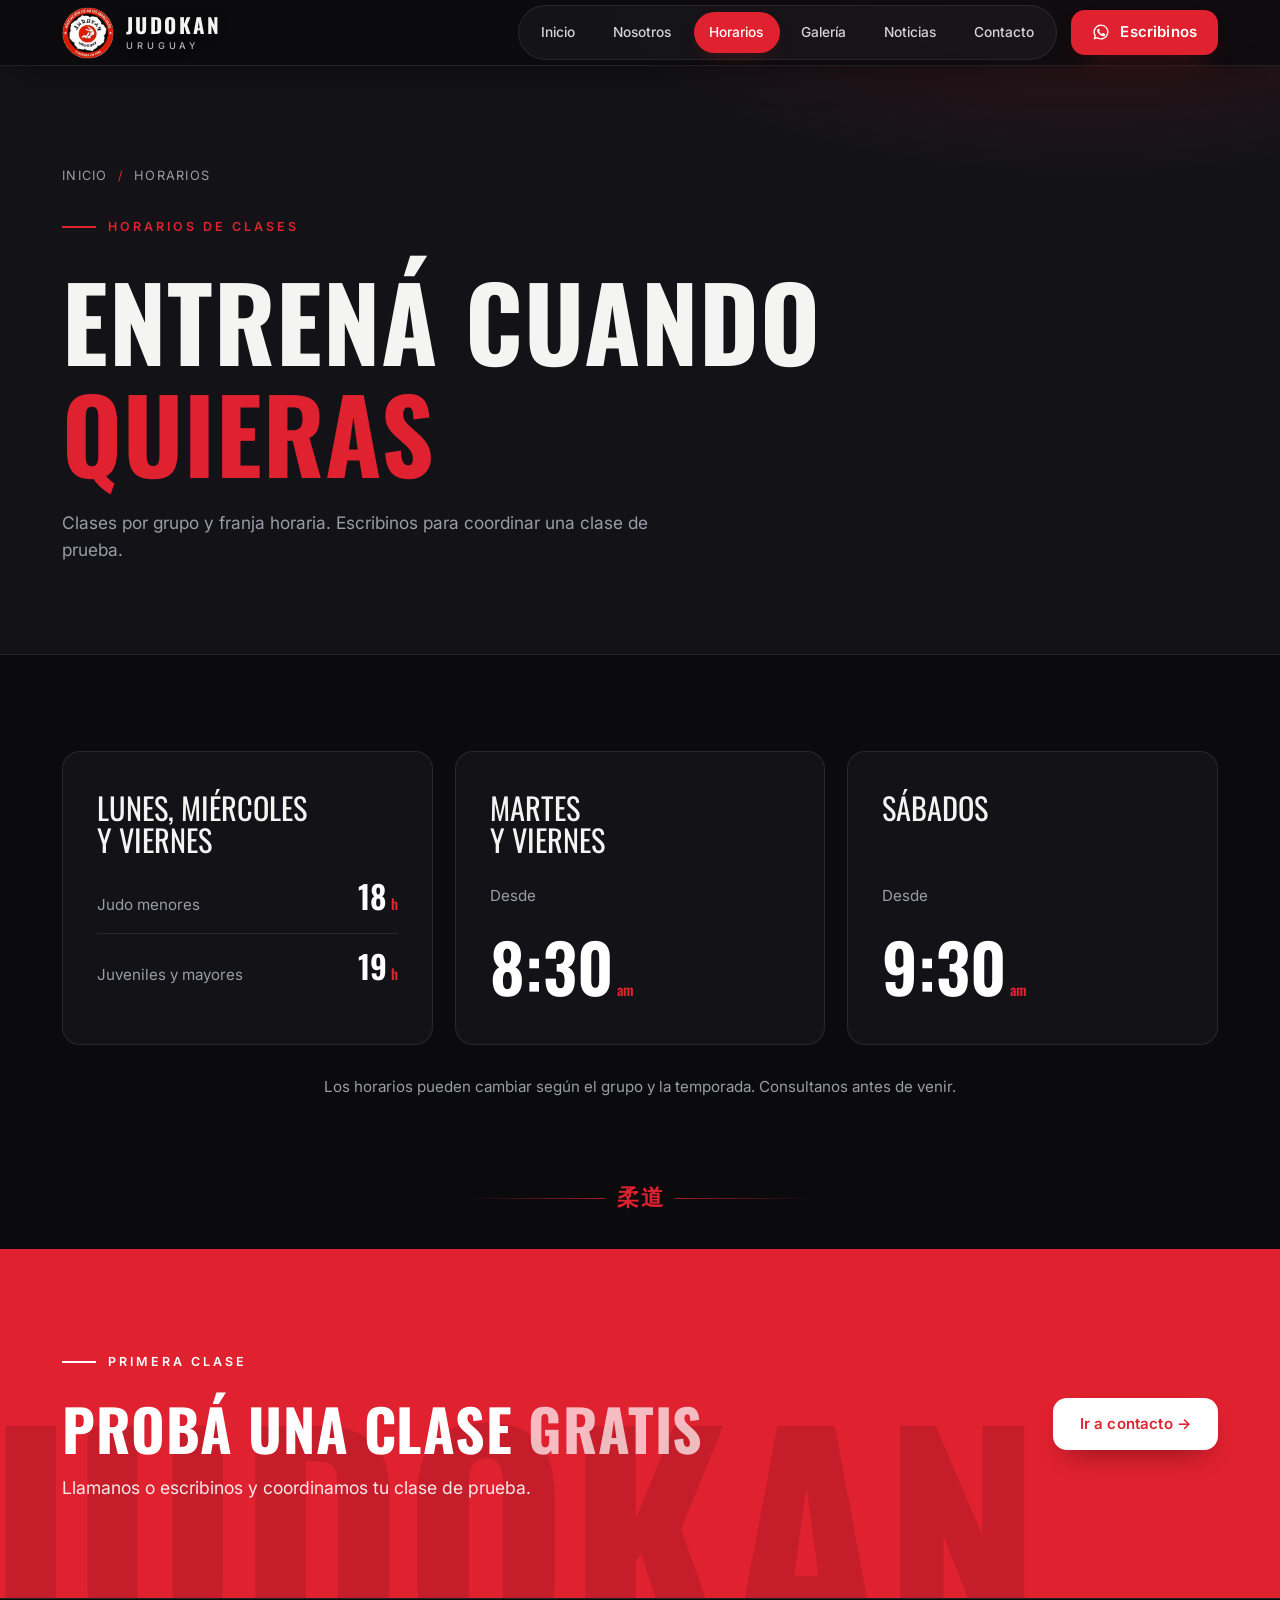
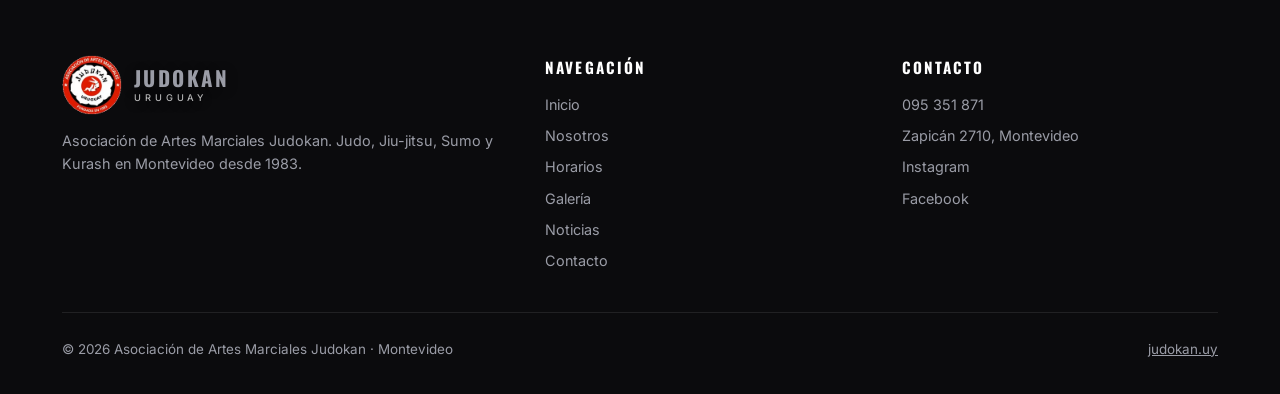
<file: horarios.html>
<!doctype html>
<html lang="es">
<head>
<meta charset="utf-8">
<meta name="viewport" content="width=device-width, initial-scale=1">
<meta http-equiv="Cache-Control" content="no-cache">
<title>Horarios | Judokan Uruguay</title>
<meta name="description" content="Horarios de clases de Judo, Jiu-jitsu, Sumo y Kurash en la Asociación Judokan, Montevideo.">
<link rel="canonical" href="https://manu-alz.github.io/Judokan/horarios.html">
<meta property="og:type" content="website">
<meta property="og:site_name" content="Judokan Uruguay">
<meta property="og:locale" content="es_UY">
<meta property="og:title" content="Horarios | Judokan Uruguay">
<meta property="og:description" content="Horarios de clases de Judo, Jiu-jitsu, Sumo y Kurash en la Asociación Judokan, Montevideo.">
<meta property="og:url" content="https://manu-alz.github.io/Judokan/horarios.html">
<meta property="og:image" content="https://manu-alz.github.io/Judokan/assets/og-image.jpg">
<meta property="og:image:width" content="1200">
<meta property="og:image:height" content="630">
<meta property="og:image:alt" content="Judokan Uruguay, asociación de artes marciales en Montevideo">
<meta name="twitter:card" content="summary_large_image">
<meta name="twitter:title" content="Horarios | Judokan Uruguay">
<meta name="twitter:description" content="Horarios de clases de Judo, Jiu-jitsu, Sumo y Kurash en la Asociación Judokan, Montevideo.">
<meta name="twitter:image" content="https://manu-alz.github.io/Judokan/assets/og-image.jpg">
<link rel="icon" href="assets/logo.png">
<link rel="preconnect" href="https://fonts.googleapis.com">
<link rel="preconnect" href="https://fonts.gstatic.com" crossorigin>
<link href="https://fonts.googleapis.com/css2?family=Oswald:wght@500;600;700&family=Inter:wght@400;500;600;700&display=swap" rel="stylesheet">
<link rel="stylesheet" href="css/styles.css?v=37">
</head>
<body data-page="horarios" data-header="solid">

<a class="skip" href="#main">Saltar al contenido</a>
<div id="site-header"></div>

<main id="main">
  <div class="page-hero">
    <div class="wrap">
      <div class="crumbs"><a href="./">Inicio</a><span>/</span>Horarios</div>
      <div class="eyebrow reveal">Horarios de clases</div>
      <h1 class="reveal">Entrená cuando <span class="accent">quieras</span></h1>
      <p class="reveal" style="--d:.1s">Clases por grupo y franja horaria. Escribinos para coordinar una clase de prueba.</p>
    </div>
  </div>

  <section>
    <div class="wrap">
      <div class="sched-grid">
        <div class="sched reveal" style="--d:0s">
          <div class="day">Lunes, miércoles<br>y viernes</div>
          <div class="slots">
            <div class="slot"><span>Judo menores</span><b>18<small>h</small></b></div>
            <div class="slot"><span>Juveniles y mayores</span><b>19<small>h</small></b></div>
          </div>
        </div>
        <div class="sched reveal" style="--d:.1s">
          <div class="day">Martes<br>y viernes</div>
          <div class="slots single">
            <div class="slot"><span>Desde</span><b>8:30<small>am</small></b></div>
          </div>
        </div>
        <div class="sched reveal" style="--d:.2s">
          <div class="day">Sábados</div>
          <div class="slots single">
            <div class="slot"><span>Desde</span><b>9:30<small>am</small></b></div>
          </div>
        </div>
      </div>
      <p class="sched-note reveal">Los horarios pueden cambiar según el grupo y la temporada. Consultanos antes de venir.</p>
    </div>
  </section>

  <div class="divider-kanji" aria-hidden="true"><span>柔道</span></div>

  <section class="contact">
    <div class="wrap contact-band">
      <div>
        <div class="eyebrow reveal">Primera clase</div>
        <h2 class="reveal">Probá una clase <span>gratis</span></h2>
        <p class="reveal" style="--d:.1s">Llamanos o escribinos y coordinamos tu clase de prueba.</p>
      </div>
      <a class="btn btn-white reveal" style="--d:.2s" href="contacto.html">Ir a contacto →</a>
    </div>
  </section>
</main>

<div id="site-footer"></div>

<script src="js/layout.js?v=37"></script>
<script src="js/main.js?v=37"></script>
</body>
</html>
</file>
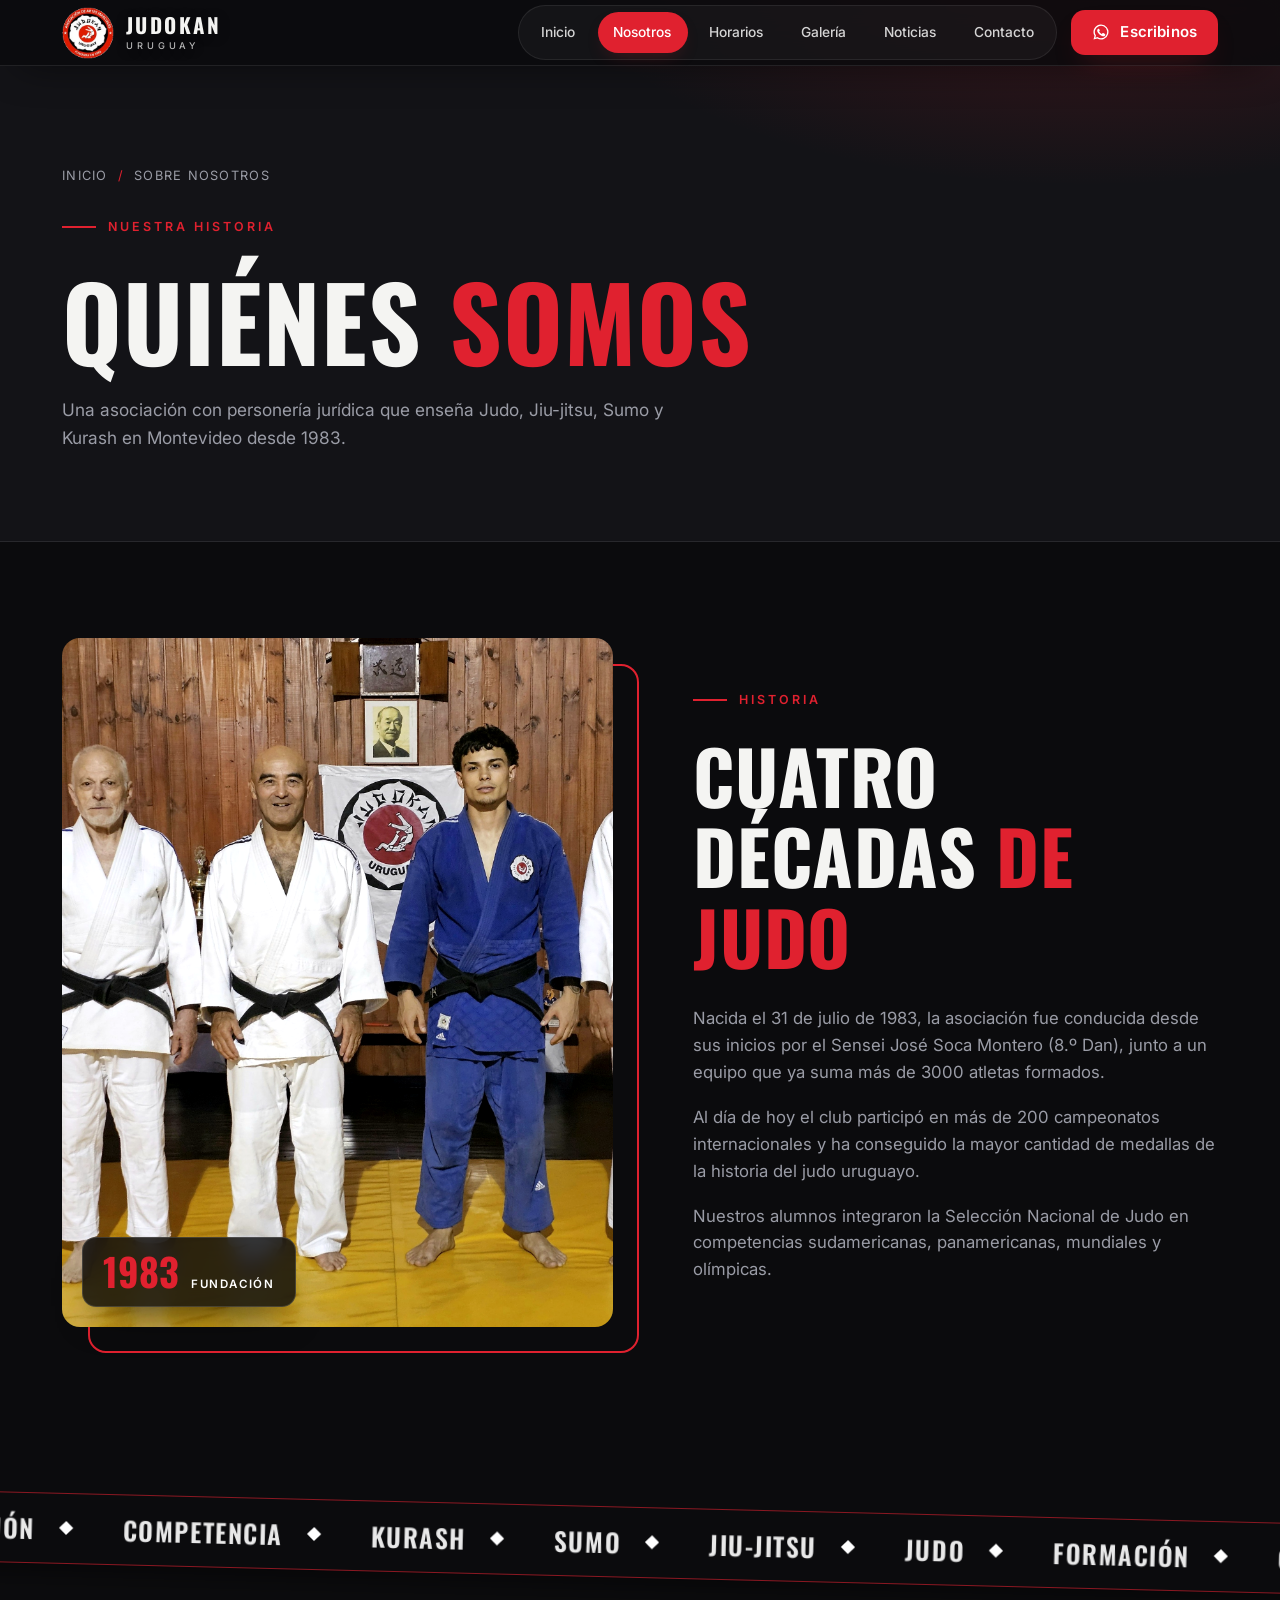
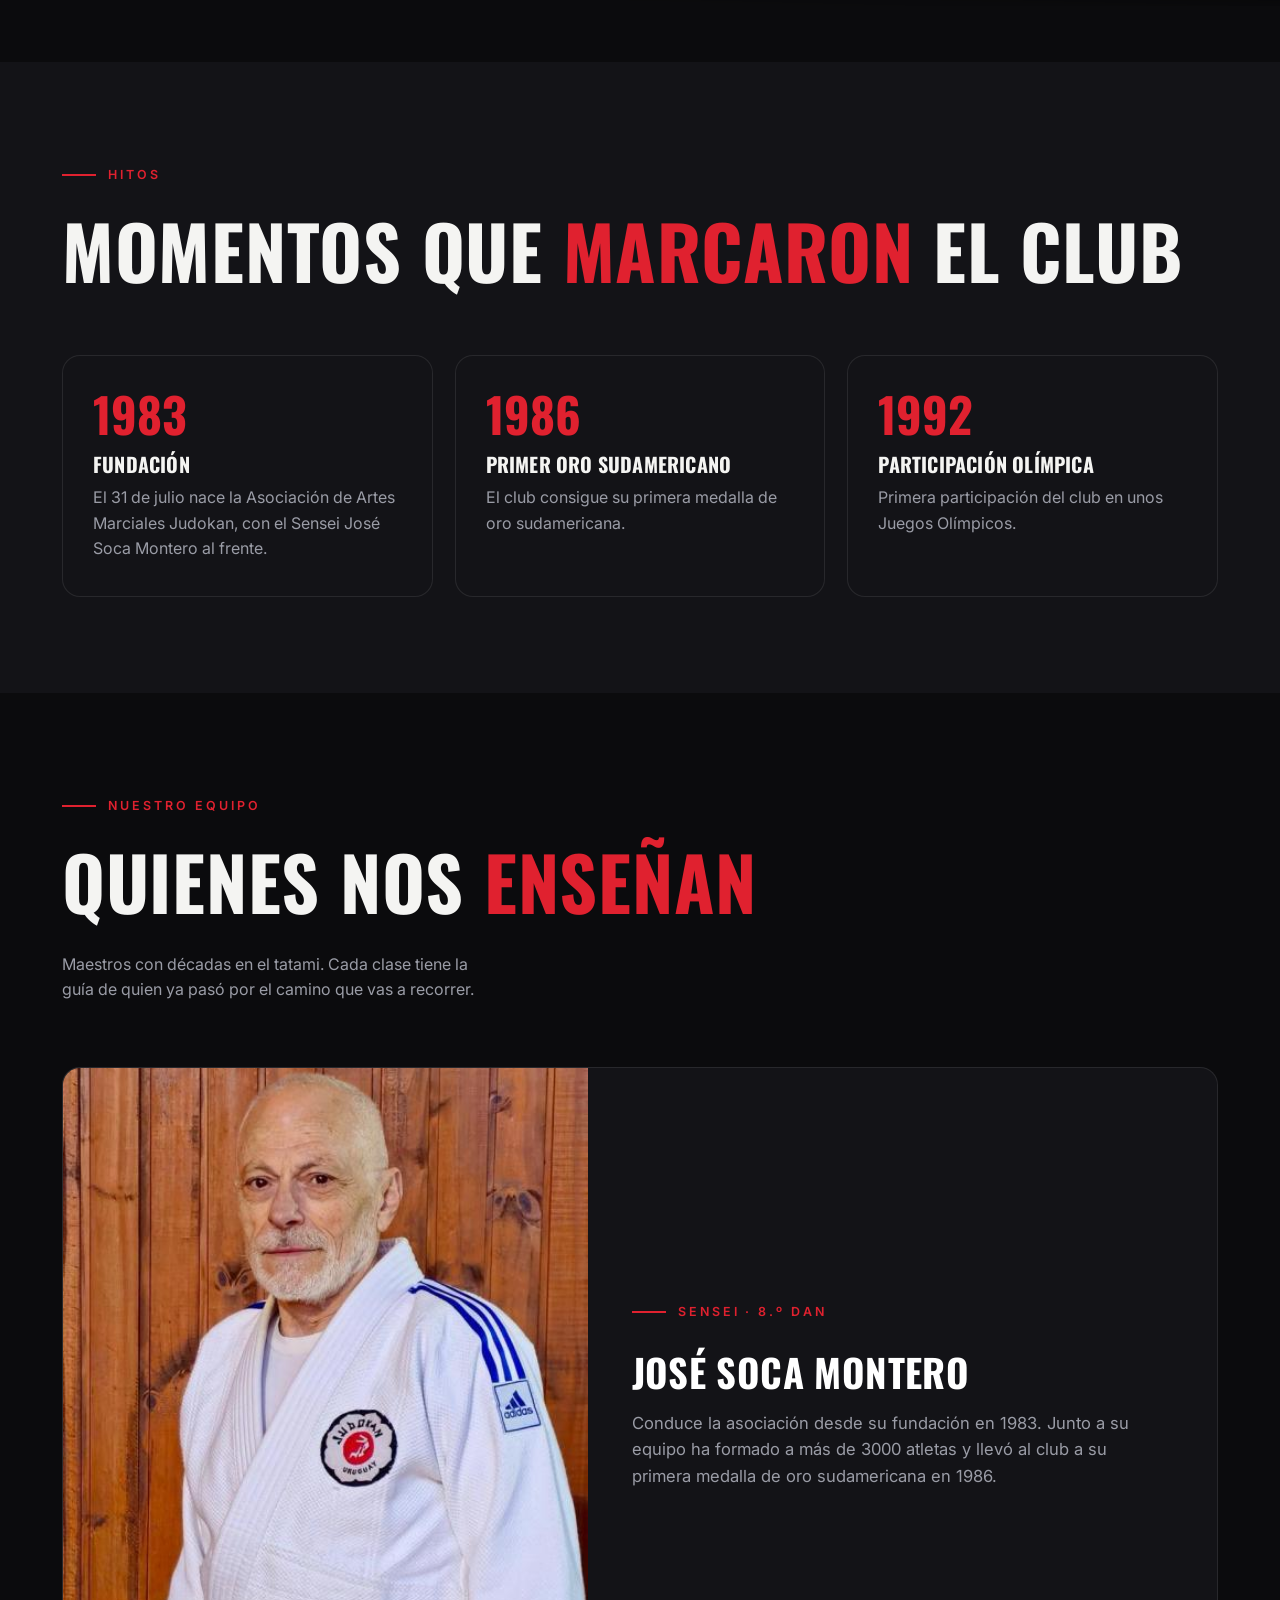
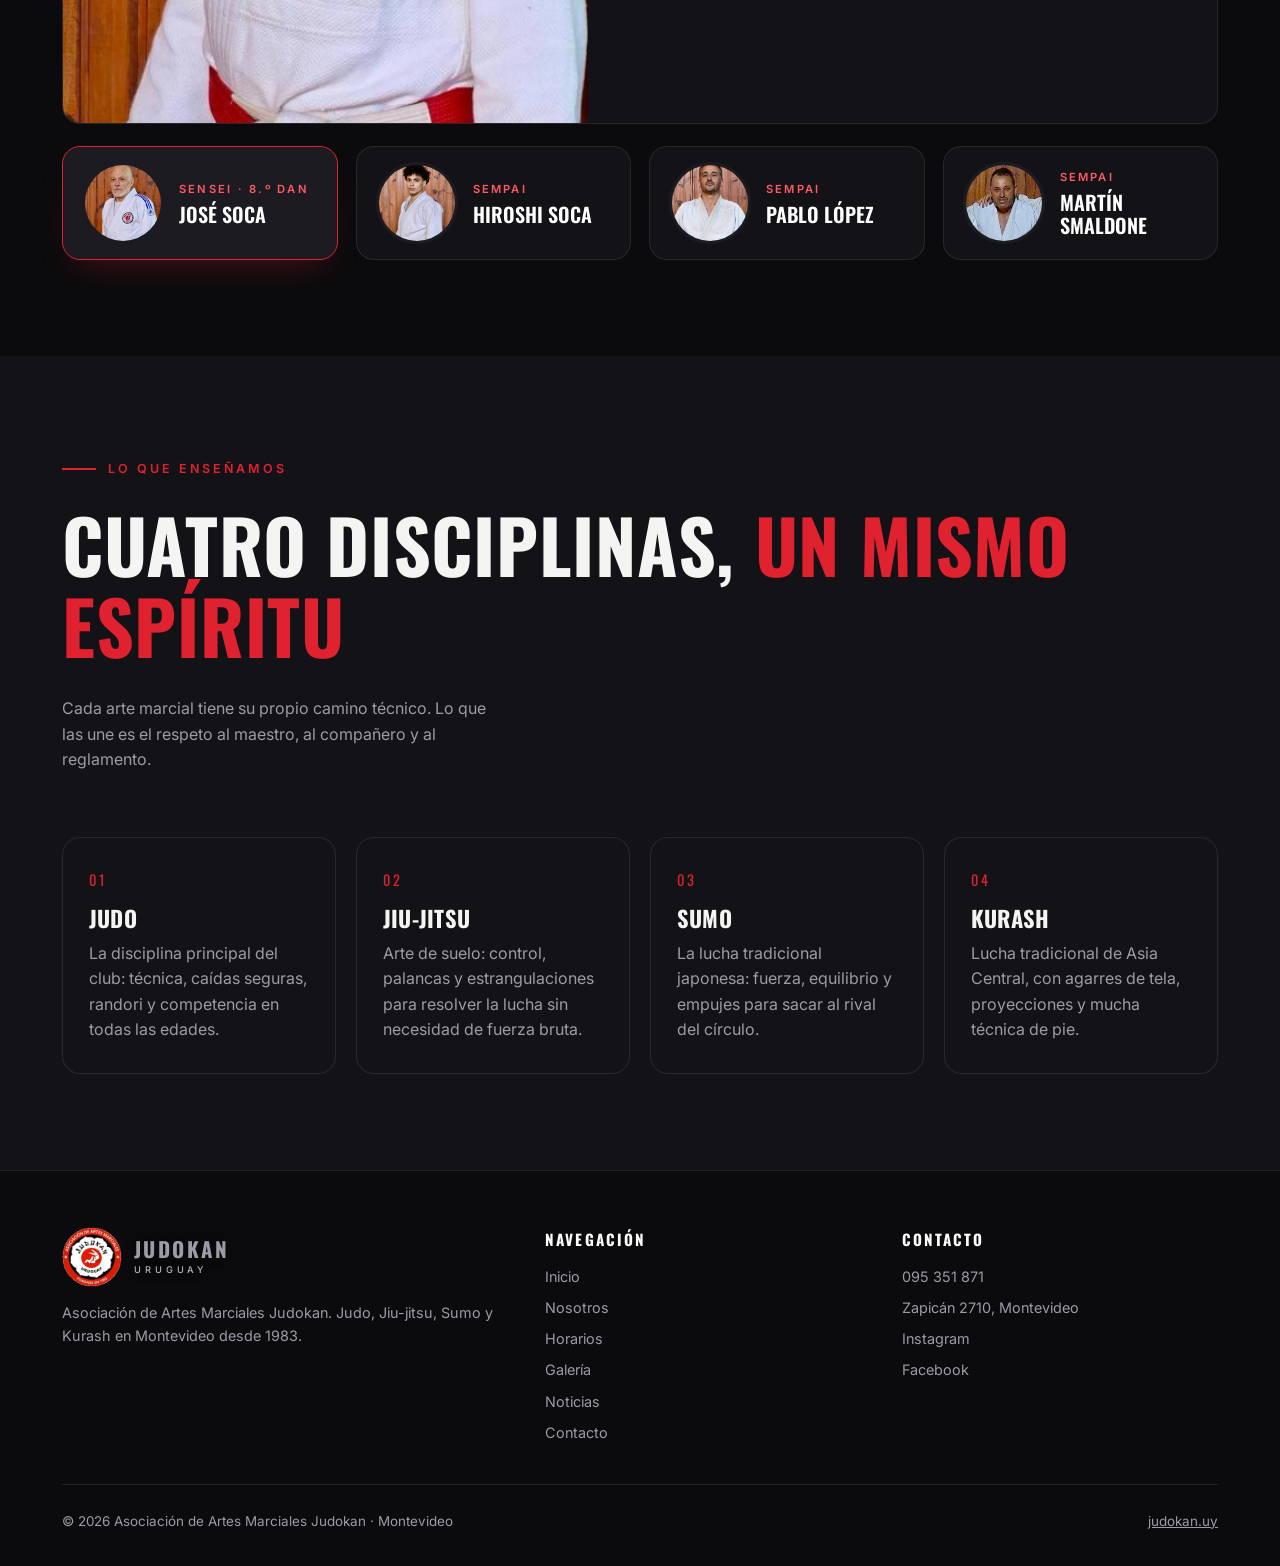
<file: nosotros.html>
<!doctype html>
<html lang="es">
<head>
<meta charset="utf-8">
<meta name="viewport" content="width=device-width, initial-scale=1">
<meta http-equiv="Cache-Control" content="no-cache">
<title>Sobre nosotros | Judokan Uruguay</title>
<meta name="description" content="Historia, hitos, equipo y disciplinas de la Asociación de Artes Marciales Judokan, en Montevideo desde 1983.">
<link rel="canonical" href="https://manu-alz.github.io/Judokan/nosotros.html">
<meta property="og:type" content="website">
<meta property="og:site_name" content="Judokan Uruguay">
<meta property="og:locale" content="es_UY">
<meta property="og:title" content="Sobre nosotros | Judokan Uruguay">
<meta property="og:description" content="Historia, hitos, equipo y disciplinas de la Asociación de Artes Marciales Judokan, en Montevideo desde 1983.">
<meta property="og:url" content="https://manu-alz.github.io/Judokan/nosotros.html">
<meta property="og:image" content="https://manu-alz.github.io/Judokan/assets/og-image.jpg">
<meta property="og:image:width" content="1200">
<meta property="og:image:height" content="630">
<meta property="og:image:alt" content="Judokan Uruguay, asociación de artes marciales en Montevideo">
<meta name="twitter:card" content="summary_large_image">
<meta name="twitter:title" content="Sobre nosotros | Judokan Uruguay">
<meta name="twitter:description" content="Historia, hitos, equipo y disciplinas de la Asociación de Artes Marciales Judokan, en Montevideo desde 1983.">
<meta name="twitter:image" content="https://manu-alz.github.io/Judokan/assets/og-image.jpg">
<link rel="icon" href="assets/logo.png">
<link rel="preconnect" href="https://fonts.googleapis.com">
<link rel="preconnect" href="https://fonts.gstatic.com" crossorigin>
<link href="https://fonts.googleapis.com/css2?family=Oswald:wght@500;600;700&family=Inter:wght@400;500;600;700&display=swap" rel="stylesheet">
<link rel="stylesheet" href="css/styles.css?v=37">
</head>
<body data-page="nosotros" data-header="solid">

<a class="skip" href="#main">Saltar al contenido</a>
<div id="site-header"></div>

<main id="main">
  <div class="page-hero">
    <div class="wrap">
      <div class="crumbs"><a href="./">Inicio</a><span>/</span>Sobre nosotros</div>
      <div class="eyebrow reveal">Nuestra historia</div>
      <h1 class="reveal">Quiénes <span class="accent">somos</span></h1>
      <p class="reveal" style="--d:.1s">Una asociación con personería jurídica que enseña Judo, Jiu-jitsu, Sumo y Kurash en Montevideo desde 1983.</p>
    </div>
  </div>

  <!-- HISTORIA -->
  <section>
    <div class="wrap about">
      <div class="about-media reveal-l">
        <div class="frame"></div>
        <img src="assets/jk_1.jpeg" alt="Maestros y alumnos de Judokan frente al escudo del club" style="object-position:32% center">
        <div class="badge"><b>1983</b><span>Fundación</span></div>
      </div>
      <div>
        <div class="eyebrow reveal">Historia</div>
        <h2 class="reveal">Cuatro décadas <span class="accent">de judo</span></h2>
        <p class="reveal" style="--d:.1s">Nacida el 31 de julio de 1983, la asociación fue conducida desde sus inicios por el Sensei José Soca Montero (8.º Dan), junto a un equipo que ya suma más de 3000 atletas formados.</p>
        <p class="reveal" style="--d:.2s">Al día de hoy el club participó en más de 200 campeonatos internacionales y ha conseguido la mayor cantidad de medallas de la historia del judo uruguayo.</p>
        <p class="reveal" style="--d:.3s">Nuestros alumnos integraron la Selección Nacional de Judo en competencias sudamericanas, panamericanas, mundiales y olímpicas.</p>
      </div>
    </div>
  </section>

  <!-- DIVISOR: banda negra independiente -->
  <div class="divider-band">
  <div class="marquee marquee-2" aria-hidden="true">
    <div class="marquee-track rev">
      <span>Formación</span><span>Competencia</span><span>Kurash</span><span>Sumo</span><span>Jiu-jitsu</span><span>Judo</span><span>Formación</span><span>Competencia</span><span>Kurash</span><span>Sumo</span><span>Jiu-jitsu</span><span>Judo</span>
      <span>Formación</span><span>Competencia</span><span>Kurash</span><span>Sumo</span><span>Jiu-jitsu</span><span>Judo</span><span>Formación</span><span>Competencia</span><span>Kurash</span><span>Sumo</span><span>Jiu-jitsu</span><span>Judo</span>
      <span>Formación</span><span>Competencia</span><span>Kurash</span><span>Sumo</span><span>Jiu-jitsu</span><span>Judo</span><span>Formación</span><span>Competencia</span><span>Kurash</span><span>Sumo</span><span>Jiu-jitsu</span><span>Judo</span>
      <span>Formación</span><span>Competencia</span><span>Kurash</span><span>Sumo</span><span>Jiu-jitsu</span><span>Judo</span><span>Formación</span><span>Competencia</span><span>Kurash</span><span>Sumo</span><span>Jiu-jitsu</span><span>Judo</span>
      <span>Formación</span><span>Competencia</span><span>Kurash</span><span>Sumo</span><span>Jiu-jitsu</span><span>Judo</span><span>Formación</span><span>Competencia</span><span>Kurash</span><span>Sumo</span><span>Jiu-jitsu</span><span>Judo</span>
    </div>
  </div>
  </div>

  <!-- HITOS -->
  <section class="team-sec">
    <div class="wrap">
      <div class="section-head">
        <div>
          <div class="eyebrow reveal">Hitos</div>
          <h2 class="reveal">Momentos que <span class="accent">marcaron</span> el club</h2>
        </div>
      </div>
      <div class="timeline">
        <article class="tl-item reveal" style="--d:0s">
          <div class="tl-year">1983</div>
          <h3>Fundación</h3>
          <p>El 31 de julio nace la Asociación de Artes Marciales Judokan, con el Sensei José Soca Montero al frente.</p>
        </article>
        <article class="tl-item reveal" style="--d:.1s">
          <div class="tl-year">1986</div>
          <h3>Primer oro sudamericano</h3>
          <p>El club consigue su primera medalla de oro sudamericana.</p>
        </article>
        <article class="tl-item reveal" style="--d:.2s">
          <div class="tl-year">1992</div>
          <h3>Participación olímpica</h3>
          <p>Primera participación del club en unos Juegos Olímpicos.</p>
        </article>
      </div>
    </div>
  </section>

  <!-- EQUIPO -->
  <section>
    <div class="wrap">
      <div class="section-head">
        <div>
          <div class="eyebrow reveal">Nuestro equipo</div>
          <h2 class="reveal">Quienes nos <span class="accent">enseñan</span></h2>
        </div>
        <p class="reveal" style="--d:.1s">Maestros con décadas en el tatami. Cada clase tiene la guía de quien ya pasó por el camino que vas a recorrer.</p>
      </div>
      <!-- Destacado: el Sensei -->
      <article class="feature reveal" id="feature">
        <img id="feat-img" src="assets/jk_2.jpeg" alt="Sensei José Soca" loading="lazy">
        <div class="fbody">
          <div class="eyebrow" id="feat-role">Sensei · 8.º Dan</div>
          <h3 class="feature-name" id="feat-name">José Soca Montero</h3>
          <p id="feat-bio">Conduce la asociación desde su fundación en 1983. Junto a su equipo ha formado a más de 3000 atletas y llevó al club a su primera medalla de oro sudamericana en 1986.</p>
        </div>
      </article>
      <!-- Resto del equipo: cada tarjeta muestra su perfil arriba -->
      <div class="roster" role="group" aria-label="Elegí un integrante para verlo en grande">
        <button class="roster-item reveal-s" type="button" style="--d:0s" aria-pressed="true"
          data-img="assets/jk_2.jpeg" data-role="Sensei · 8.º Dan" data-name="José Soca Montero" data-alt="Sensei José Soca"
          data-bio="Conduce la asociación desde su fundación en 1983. Junto a su equipo ha formado a más de 3000 atletas y llevó al club a su primera medalla de oro sudamericana en 1986.">
          <img src="assets/jk_2.jpeg" alt="" loading="lazy">
          <span><span class="role">Sensei · 8.º Dan</span><span class="rname">José Soca</span></span>
        </button>
        <button class="roster-item reveal-s" type="button" style="--d:0s" aria-pressed="false"
          data-img="assets/jk_3.jpeg" data-role="Sempai" data-name="Hiroshi Soca" data-alt="Sempai Hiroshi Soca" data-bio="Integrante del equipo de maestros de Judokan.">
          <img src="assets/jk_3.jpeg" alt="" loading="lazy">
          <span><span class="role">Sempai</span><span class="rname">Hiroshi Soca</span></span>
        </button>
        <button class="roster-item reveal-s" type="button" style="--d:.1s" aria-pressed="false"
          data-img="assets/jk_4.jpeg" data-role="Sempai" data-name="Pablo López" data-alt="Sempai Pablo López" data-bio="Integrante del equipo de maestros de Judokan.">
          <img src="assets/jk_4.jpeg" alt="" loading="lazy">
          <span><span class="role">Sempai</span><span class="rname">Pablo López</span></span>
        </button>
        <button class="roster-item reveal-s" type="button" style="--d:.2s" aria-pressed="false"
          data-img="assets/jk_5.jpeg" data-role="Sempai" data-name="Martín Smaldone" data-alt="Sempai Martín Smaldone" data-bio="Integrante del equipo de maestros de Judokan. También juez y profesor del club.">
          <img src="assets/jk_5.jpeg" alt="" loading="lazy">
          <span><span class="role">Sempai</span><span class="rname">Martín Smaldone</span></span>
        </button>
      </div>
    </div>
  </section>

  <!-- DISCIPLINAS -->
  <section class="team-sec">
    <div class="wrap">
      <div class="section-head">
        <div>
          <div class="eyebrow reveal">Lo que enseñamos</div>
          <h2 class="reveal">Cuatro disciplinas, <span class="accent">un mismo espíritu</span></h2>
        </div>
        <p class="reveal" style="--d:.1s">Cada arte marcial tiene su propio camino técnico. Lo que las une es el respeto al maestro, al compañero y al reglamento.</p>
      </div>
      <div class="values-grid">
        <article class="value reveal" style="--d:0s">
          <i>01</i>
          <h3>Judo</h3>
          <p>La disciplina principal del club: técnica, caídas seguras, randori y competencia en todas las edades.</p>
        </article>
        <article class="value reveal" style="--d:.1s">
          <i>02</i>
          <h3>Jiu-jitsu</h3>
          <p>Arte de suelo: control, palancas y estrangulaciones para resolver la lucha sin necesidad de fuerza bruta.</p>
        </article>
        <article class="value reveal" style="--d:.2s">
          <i>03</i>
          <h3>Sumo</h3>
          <p>La lucha tradicional japonesa: fuerza, equilibrio y empujes para sacar al rival del círculo.</p>
        </article>
        <article class="value reveal" style="--d:.3s">
          <i>04</i>
          <h3>Kurash</h3>
          <p>Lucha tradicional de Asia Central, con agarres de tela, proyecciones y mucha técnica de pie.</p>
        </article>
      </div>
    </div>
  </section>
</main>

<div id="site-footer"></div>

<script src="js/layout.js?v=37"></script>
<script src="js/main.js?v=37"></script>
<script src="js/team.js?v=37"></script>
</body>
</html>
</file>
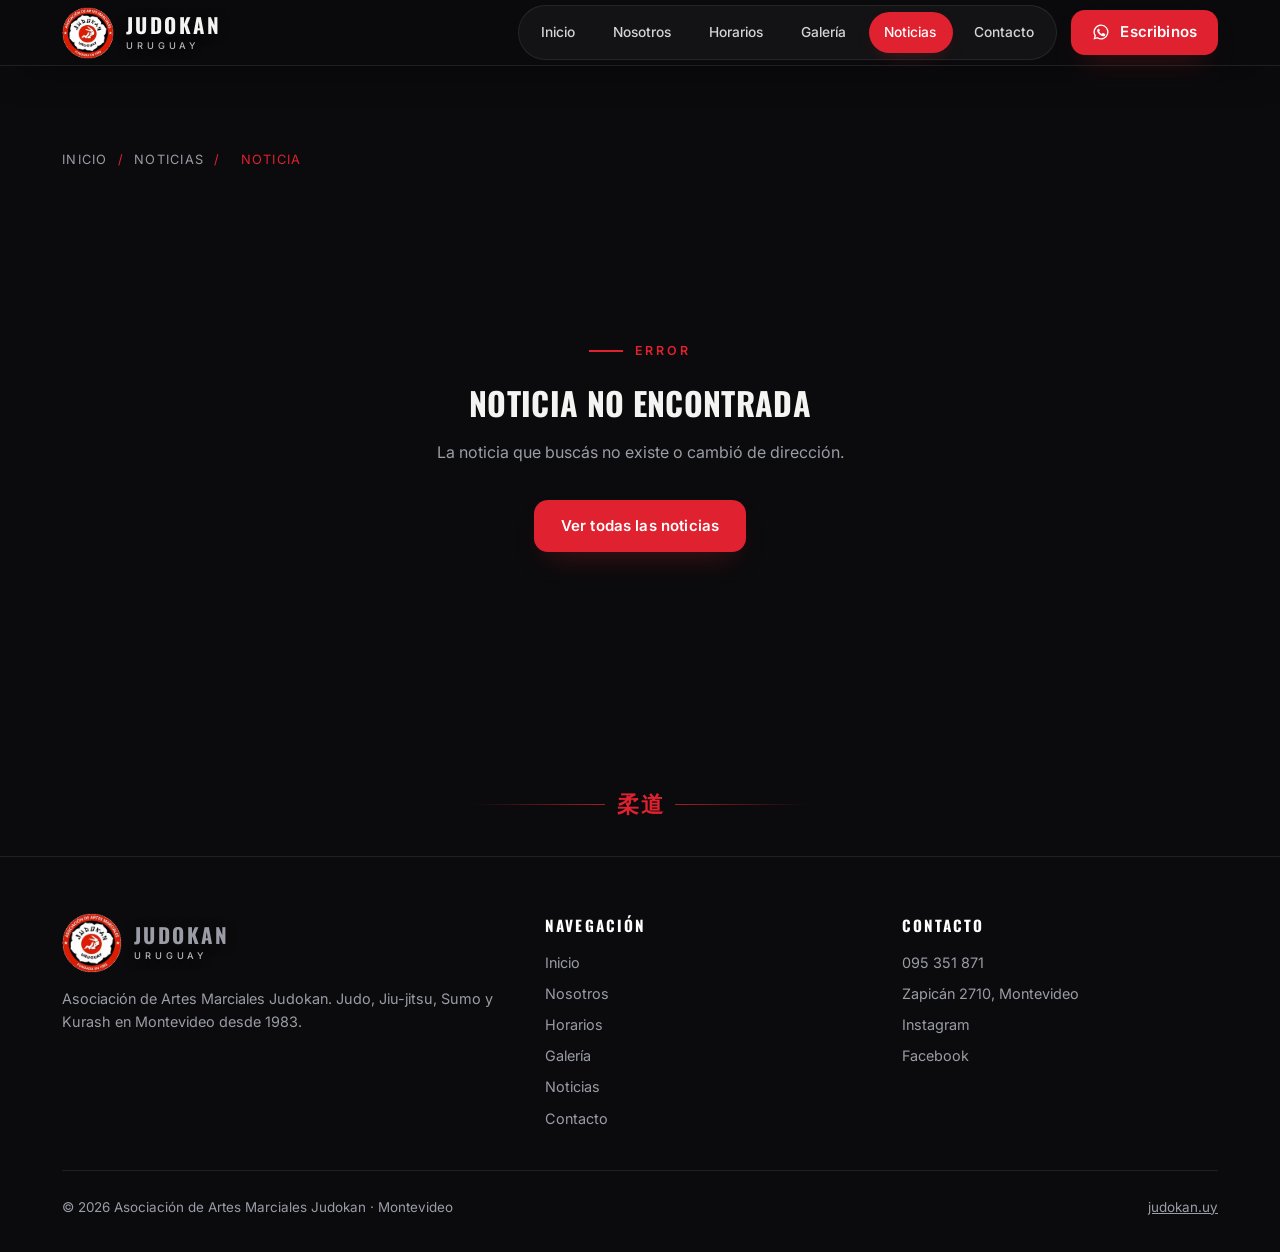
<file: noticia.html>
<!doctype html>
<html lang="es">
<head>
<meta charset="utf-8">
<meta name="viewport" content="width=device-width, initial-scale=1">
<meta http-equiv="Cache-Control" content="no-cache">
<title>Noticia | Judokan Uruguay</title>
<meta name="description" content="Noticia de la Asociación de Artes Marciales Judokan.">
<link rel="canonical" href="https://manu-alz.github.io/Judokan/noticia.html">
<meta property="og:type" content="website">
<meta property="og:site_name" content="Judokan Uruguay">
<meta property="og:locale" content="es_UY">
<meta property="og:title" content="Noticia | Judokan Uruguay">
<meta property="og:description" content="Noticia de la Asociación de Artes Marciales Judokan.">
<meta property="og:url" content="https://manu-alz.github.io/Judokan/noticia.html">
<meta property="og:image" content="https://manu-alz.github.io/Judokan/assets/og-image.jpg">
<meta property="og:image:width" content="1200">
<meta property="og:image:height" content="630">
<meta property="og:image:alt" content="Judokan Uruguay, asociación de artes marciales en Montevideo">
<meta name="twitter:card" content="summary_large_image">
<meta name="twitter:title" content="Noticia | Judokan Uruguay">
<meta name="twitter:description" content="Noticia de la Asociación de Artes Marciales Judokan.">
<meta name="twitter:image" content="https://manu-alz.github.io/Judokan/assets/og-image.jpg">
<link rel="icon" href="assets/logo.png">
<link rel="preconnect" href="https://fonts.googleapis.com">
<link rel="preconnect" href="https://fonts.gstatic.com" crossorigin>
<link href="https://fonts.googleapis.com/css2?family=Oswald:wght@500;600;700&family=Inter:wght@400;500;600;700&display=swap" rel="stylesheet">
<link rel="stylesheet" href="css/styles.css?v=37">
</head>
<body data-page="noticias" data-header="solid">

<a class="skip" href="#main">Saltar al contenido</a>
<div id="site-header"></div>

<main id="main">
  <div class="article-wrap">
    <div class="wrap">
      <div class="crumbs"><a href="./">Inicio</a><span>/</span><a href="noticias.html">Noticias</a><span>/</span><span id="crumb-title">Noticia</span></div>
      <div id="article"></div>
    </div>
  </div>
  <div class="divider-kanji" aria-hidden="true"><span>柔道</span></div>

</main>

<div id="site-footer"></div>

<script src="js/layout.js?v=37"></script>
<script src="js/main.js?v=37"></script>
<script src="js/noticias.js?v=37"></script>
</body>
</html>
</file>
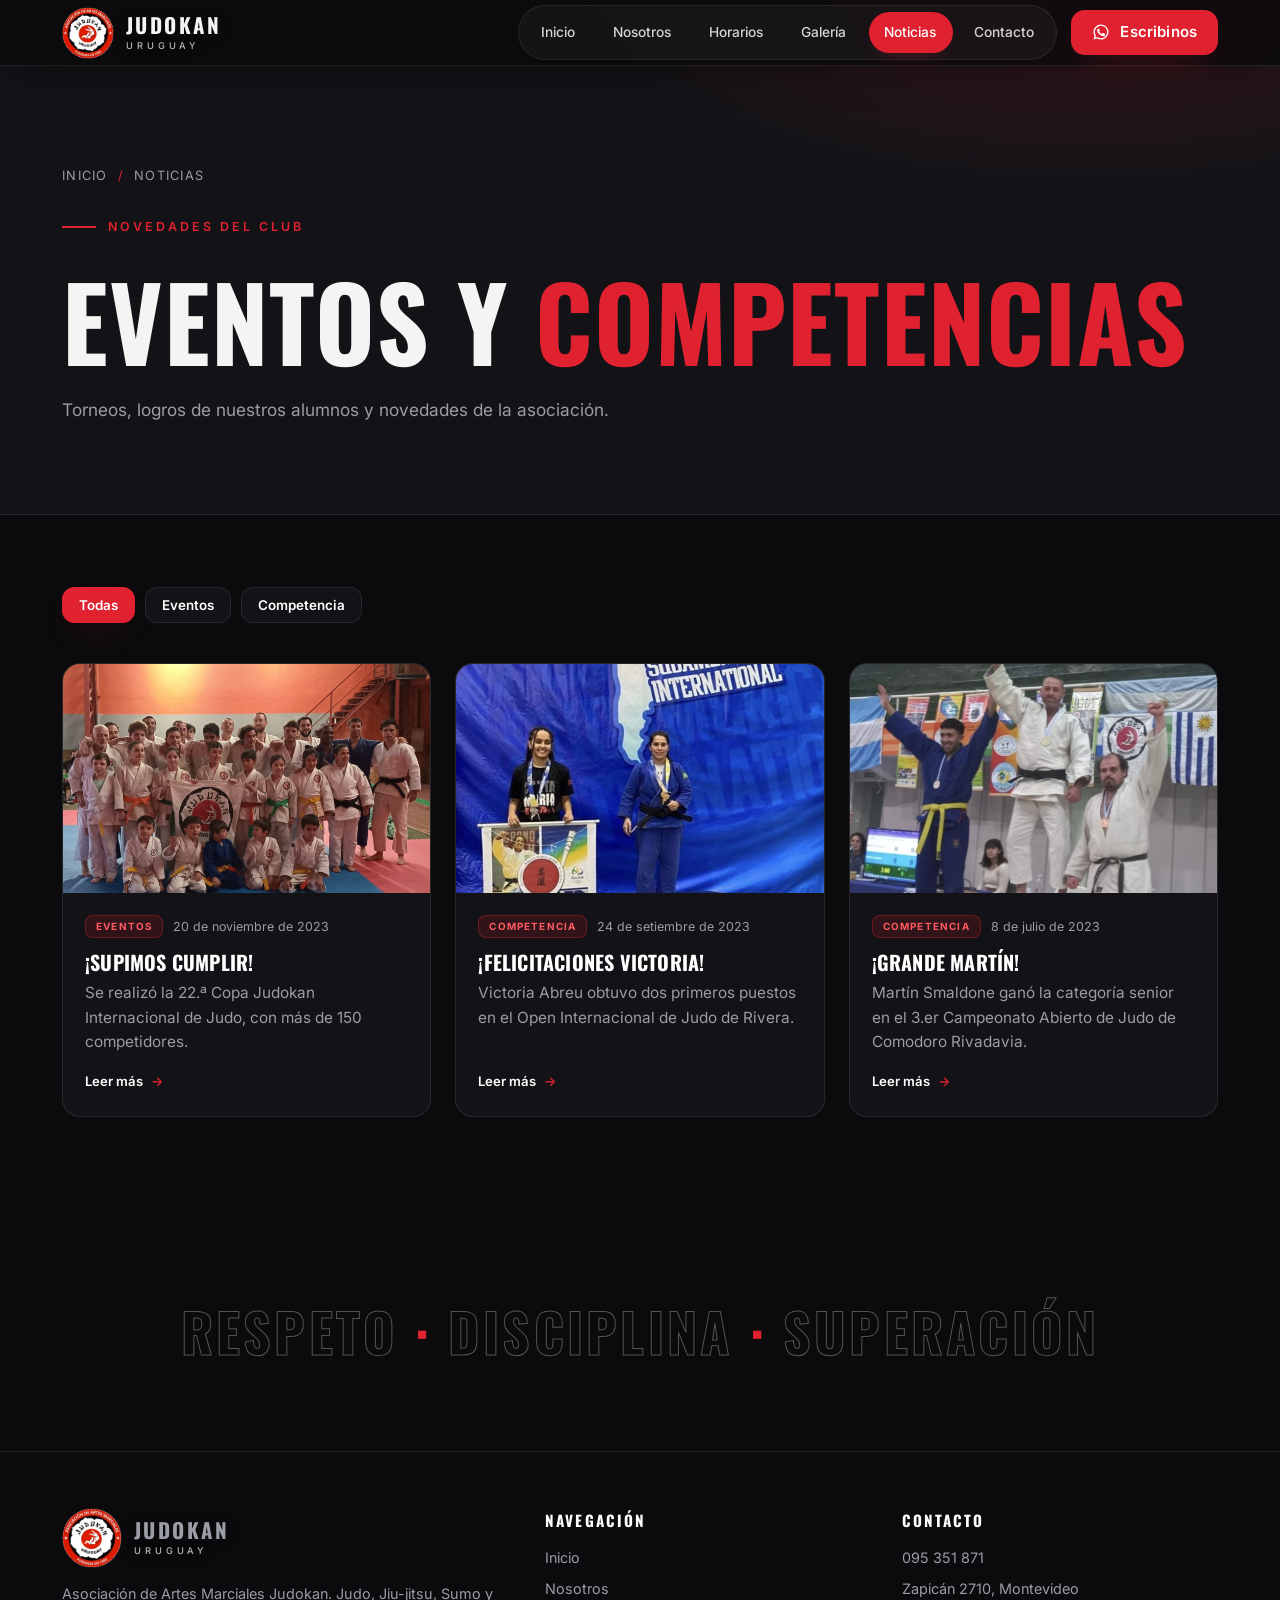
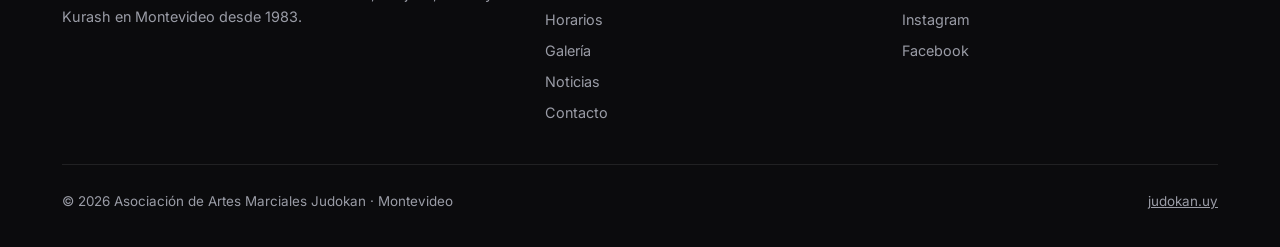
<file: noticias.html>
<!doctype html>
<html lang="es">
<head>
<meta charset="utf-8">
<meta name="viewport" content="width=device-width, initial-scale=1">
<meta http-equiv="Cache-Control" content="no-cache">
<title>Noticias | Judokan Uruguay</title>
<meta name="description" content="Eventos, competencias y novedades de la Asociación de Artes Marciales Judokan.">
<link rel="canonical" href="https://manu-alz.github.io/Judokan/noticias.html">
<meta property="og:type" content="website">
<meta property="og:site_name" content="Judokan Uruguay">
<meta property="og:locale" content="es_UY">
<meta property="og:title" content="Noticias | Judokan Uruguay">
<meta property="og:description" content="Eventos, competencias y novedades de la Asociación de Artes Marciales Judokan.">
<meta property="og:url" content="https://manu-alz.github.io/Judokan/noticias.html">
<meta property="og:image" content="https://manu-alz.github.io/Judokan/assets/og-image.jpg">
<meta property="og:image:width" content="1200">
<meta property="og:image:height" content="630">
<meta property="og:image:alt" content="Judokan Uruguay, asociación de artes marciales en Montevideo">
<meta name="twitter:card" content="summary_large_image">
<meta name="twitter:title" content="Noticias | Judokan Uruguay">
<meta name="twitter:description" content="Eventos, competencias y novedades de la Asociación de Artes Marciales Judokan.">
<meta name="twitter:image" content="https://manu-alz.github.io/Judokan/assets/og-image.jpg">
<link rel="icon" href="assets/logo.png">
<link rel="preconnect" href="https://fonts.googleapis.com">
<link rel="preconnect" href="https://fonts.gstatic.com" crossorigin>
<link href="https://fonts.googleapis.com/css2?family=Oswald:wght@500;600;700&family=Inter:wght@400;500;600;700&display=swap" rel="stylesheet">
<link rel="stylesheet" href="css/styles.css?v=37">
</head>
<body data-page="noticias" data-header="solid">

<a class="skip" href="#main">Saltar al contenido</a>
<div id="site-header"></div>

<main id="main">
  <div class="page-hero">
    <div class="wrap">
      <div class="crumbs"><a href="./">Inicio</a><span>/</span>Noticias</div>
      <div class="eyebrow reveal">Novedades del club</div>
      <h1 class="reveal">Eventos y <span class="accent">competencias</span></h1>
      <p class="reveal" style="--d:.1s">Torneos, logros de nuestros alumnos y novedades de la asociación.</p>
    </div>
  </div>

  <section class="news-section">
    <div class="wrap">
      <div class="filters" id="news-filters" role="group" aria-label="Filtrar por categoría"></div>
      <div class="news-grid" id="news-list"></div>
    </div>
  </section>
  <div class="divider-quote" aria-hidden="true"><span>Respeto <em>·</em> Disciplina <em>·</em> Superación</span></div>

</main>

<div id="site-footer"></div>

<script src="js/layout.js?v=37"></script>
<script src="js/main.js?v=37"></script>
<script src="js/noticias.js?v=37"></script>
</body>
</html>
</file>
<file: css/styles.css>
/* ==========================================================================
   Judokan Uruguay · hoja de estilos principal
   Ver README.md para la guía de estilo y cómo editar.
   ========================================================================== */

/* 1. Variables ------------------------------------------------------------ */
:root{
  --bg:#0b0b0d;
  --bg-2:#131317;
  --bg-3:#1b1b21;
  --line:rgba(255,255,255,.09);
  --text:#f4f4f2;
  --muted:#9a9ca6;
  --red:#e0212f;
  --red-dark:#b8121f;
  --red-glow:rgba(224,33,47,.35);
  --radius:18px;
  --max:1200px;
  --ease:cubic-bezier(.2,.7,.2,1);
  --header-h:76px;
}

/* 2. Base ----------------------------------------------------------------- */
*{box-sizing:border-box}
html{scroll-behavior:smooth;scroll-padding-top:90px}
body{margin:0;background:var(--bg);color:var(--text);font-family:Inter,system-ui,-apple-system,"Segoe UI",Roboto,Arial,sans-serif;line-height:1.6;-webkit-font-smoothing:antialiased;overflow-x:hidden}
img{display:block;max-width:100%}
a{color:inherit}
.wrap{max-width:var(--max);margin:0 auto;padding:0 22px}
h1,h2,h3,.display{font-family:Oswald,Impact,"Arial Narrow",sans-serif;text-transform:uppercase;letter-spacing:.01em;line-height:1.1;margin:0;font-weight:700;padding-top:.04em}
h2{font-size:clamp(2.4rem,6vw,4.6rem)}
h3{font-size:1.4rem}
p{margin:0;color:var(--muted)}
/* Ritmo vertical único: cada sección tiene 96px arriba y abajo (≈ 96px entre bloques). */
section{padding:96px 0;position:relative}
.accent{color:var(--red)}
.skip{position:absolute;left:-999px;top:10px;background:#fff;color:#000;padding:10px 16px;border-radius:8px;z-index:300}
.skip:focus{left:10px}

/* 3. Componentes ---------------------------------------------------------- */
.eyebrow{display:inline-flex;align-items:center;gap:12px;font-size:.78rem;font-weight:600;letter-spacing:.24em;text-transform:uppercase;color:var(--red);margin-bottom:22px}
.eyebrow::before{content:"";width:34px;height:2px;background:var(--red)}
.section-head{display:flex;justify-content:space-between;align-items:flex-end;gap:30px;flex-wrap:wrap;margin-bottom:64px}
.section-head p{max-width:440px}
.link-arrow{display:inline-flex;align-items:center;gap:10px;font-weight:600;text-decoration:none;color:#fff;border-bottom:2px solid var(--red);padding-bottom:4px;transition:gap .4s var(--ease),color .3s}
.link-arrow:hover{gap:18px;color:var(--red)}

/* Botones */
.btn{position:relative;display:inline-flex;align-items:center;justify-content:center;gap:10px;padding:16px 28px;border-radius:999px;font-weight:600;font-size:.95rem;text-decoration:none;overflow:hidden;isolation:isolate;transition:transform .35s var(--ease),box-shadow .35s var(--ease),color .35s,background .35s,border-color .35s;cursor:pointer;border:1.5px solid transparent;white-space:nowrap;font-family:inherit}
.btn::after{content:"";position:absolute;inset:0;background:#fff;transform:translateY(101%);transition:transform .45s var(--ease);z-index:-1;border-radius:inherit}
.btn:hover::after{transform:translateY(0)}
.btn:hover{transform:translateY(-2px)}
.btn svg{width:18px;height:18px;flex:0 0 18px}
.btn-red{background:var(--red);color:#fff;box-shadow:0 14px 34px -12px var(--red-glow)}
.btn-red:hover{color:#000}
.btn-line{border-color:rgba(255,255,255,.35);color:#fff}
.btn-line:hover{color:#000;border-color:#fff}

/* 4. Encabezado y navegación --------------------------------------------- */
.site-header{position:fixed;inset:0 0 auto 0;z-index:100;height:var(--header-h);transition:background-color .45s var(--ease),box-shadow .45s var(--ease),height .45s var(--ease),border-color .45s;border-bottom:1px solid transparent}
/* Estado 1: sobre el hero, transparente */
.site-header::before{content:"";position:absolute;inset:0 0 -40px 0;background:linear-gradient(180deg,rgba(0,0,0,.55),rgba(0,0,0,0));pointer-events:none;transition:opacity .45s;z-index:-1}
/* Estado 2: al hacer scroll o en páginas internas, vidrio oscuro */
.site-header.scrolled,.site-header.solid{background:rgba(11,11,13,.86);backdrop-filter:blur(16px) saturate(1.2);-webkit-backdrop-filter:blur(16px) saturate(1.2);border-bottom-color:var(--line);box-shadow:0 14px 40px -20px rgba(0,0,0,.7);height:66px}
.site-header.scrolled::before,.site-header.solid::before{opacity:0}

.nav{height:100%;display:flex;align-items:center;justify-content:space-between;gap:24px}
.brand{display:flex;align-items:center;gap:12px;text-decoration:none;flex:0 0 auto}
.seal{width:52px;height:52px;flex:0 0 52px;border-radius:50%;display:block;overflow:hidden;transition:transform .6s var(--ease),filter .4s}
.seal img{width:100%;height:100%;object-fit:contain;display:block}
.brand:hover .seal{transform:scale(1.06)}
.foot-brand .seal{width:60px;height:60px;flex-basis:60px}
.brand-text{font-family:Oswald,sans-serif;font-weight:700;font-size:1.3rem;letter-spacing:.12em;line-height:1;text-shadow:0 2px 12px rgba(0,0,0,.35)}
.brand-text small{display:block;font-family:Inter,sans-serif;font-size:.58rem;letter-spacing:.42em;color:rgba(255,255,255,.7);font-weight:500;margin-top:5px}

.nav-right{display:flex;align-items:center;gap:14px}
.nav-menu ul{display:flex;align-items:center;gap:6px;list-style:none;margin:0;padding:6px;border-radius:999px;background:rgba(255,255,255,.06);border:1px solid rgba(255,255,255,.08)}
.site-header.scrolled .nav-menu ul,.site-header.solid .nav-menu ul{background:rgba(255,255,255,.04)}
.nav-menu a.link{display:block;text-decoration:none;font-size:.86rem;font-weight:500;color:rgba(255,255,255,.82);padding:9px 16px;border-radius:999px;transition:color .3s,background .3s}
.nav-menu a.link:hover{color:#fff;background:rgba(255,255,255,.08)}
/* Píldora deslizante: se mueve sola hasta la opción activa o la que se elige */
.nav-menu ul{position:relative}
.nav-menu a.link{position:relative;z-index:1}
.nav-menu a.link[aria-current="page"]{color:#fff}
.nav-menu ul li.nav-pill{position:absolute;top:6px;bottom:6px;left:0;width:0;margin:0;border-radius:999px;background:var(--red);box-shadow:0 8px 20px -10px var(--red-glow);opacity:0;pointer-events:none;list-style:none;z-index:0}
.nav-menu ul.ready li.nav-pill{transition:left .5s var(--ease),width .5s var(--ease),opacity .3s}
.nav-cta{padding:12px 20px;font-size:.84rem}
.nav-cta svg{width:16px;height:16px}
.nav-cta-mobile{display:none}
.burger{display:none;width:44px;height:44px;border-radius:12px;border:1px solid rgba(255,255,255,.15);background:rgba(255,255,255,.05);cursor:pointer;align-items:center;justify-content:center;position:relative;z-index:201}
.burger span{display:block;width:18px;height:2px;background:#fff;position:relative;transition:background .3s}
.burger span::before,.burger span::after{content:"";position:absolute;left:0;width:18px;height:2px;background:#fff;transition:transform .4s var(--ease)}
.burger span::before{top:-6px}
.burger span::after{top:6px}
.burger[aria-expanded="true"] span{background:transparent}
.burger[aria-expanded="true"] span::before{transform:translateY(6px) rotate(45deg)}
.burger[aria-expanded="true"] span::after{transform:translateY(-6px) rotate(-45deg)}

/* 5. Páginas internas: cabecera de página -------------------------------- */
.page-hero{position:relative;padding:calc(var(--header-h) + 90px) 0 90px;overflow:hidden;background:var(--bg-2);border-bottom:1px solid var(--line)}
.page-hero::before{content:"";position:absolute;inset:0;background:radial-gradient(900px 400px at 85% -10%,rgba(224,33,47,.22),transparent 60%);pointer-events:none}
.page-hero h1{font-size:clamp(3rem,8vw,6.4rem);position:relative}
.page-hero p{margin-top:20px;max-width:620px;font-size:1.08rem;position:relative}
.crumbs{font-size:.8rem;letter-spacing:.1em;text-transform:uppercase;color:var(--muted);margin-bottom:24px;position:relative}
.crumbs a{text-decoration:none;color:var(--muted)}
.crumbs a:hover{color:#fff}
.crumbs span{margin:0 10px;color:var(--red)}

/* 6. Hero (inicio) -------------------------------------------------------- */
.hero{position:relative;min-height:100vh;min-height:100svh;display:flex;align-items:flex-end;overflow:hidden;background:#000}
.hero-bg{position:absolute;inset:-6%;background:url("../assets/jk_1.jpeg") center 25%/cover no-repeat;animation:kenburns 22s ease-in-out infinite alternate,heroIn 2.6s var(--ease) .15s backwards;will-change:transform,opacity}
/* Entrada de la portada: aparece desde negro y se asienta desde un leve zoom */
@keyframes heroIn{from{opacity:0;transform:scale(1.1)}to{opacity:1;transform:scale(1)}}
.hero::after{content:"";position:absolute;inset:0;background:linear-gradient(90deg,rgba(11,11,13,.92) 0%,rgba(11,11,13,.55) 50%,rgba(11,11,13,.2) 100%),linear-gradient(0deg,var(--bg) 0%,rgba(11,11,13,0) 45%)}
.hero-content{position:relative;z-index:2;padding-top:160px;padding-bottom:150px;max-width:920px}
.hero h1{font-size:clamp(3.6rem,11vw,9.4rem);line-height:.86;font-weight:700}
.hero h1 .line{display:block;overflow:hidden;padding-bottom:.06em}
.hero h1 .line span{display:inline-block;transform:translateY(110%);animation:rise 1.1s var(--ease) forwards}
.hero h1 .line:nth-child(2) span{animation-delay:.15s}
.hero h1 .line:nth-child(3) span{animation-delay:.3s;color:var(--red)}
.hero-lead{margin-top:28px;max-width:520px;font-size:clamp(1rem,1.5vw,1.14rem);color:rgba(255,255,255,.78);opacity:0;animation:fade .9s .6s var(--ease) forwards}
.hero-actions{display:flex;flex-wrap:wrap;gap:14px;margin-top:38px;opacity:0;animation:fade .9s .8s var(--ease) forwards}
.hero .eyebrow{opacity:0;animation:fade .8s .2s var(--ease) forwards}
.scroll-cue{position:absolute;right:40px;bottom:150px;z-index:2;writing-mode:vertical-rl;font-size:.72rem;letter-spacing:.3em;text-transform:uppercase;color:var(--muted);display:flex;align-items:center;gap:14px}
.scroll-cue::after{content:"";width:1px;height:70px;background:linear-gradient(var(--red),transparent);animation:cue 2s infinite}

@keyframes kenburns{from{transform:scale(1) translate3d(0,0,0)}to{transform:scale(1.12) translate3d(-1.5%,-1%,0)}}
@keyframes rise{to{transform:translateY(0)}}
@keyframes fade{from{opacity:0;transform:translateY(18px)}to{opacity:1;transform:none}}
@keyframes cue{0%{transform:scaleY(0);transform-origin:top}50%{transform:scaleY(1);transform-origin:top}51%{transform-origin:bottom}100%{transform:scaleY(0);transform-origin:bottom}}
/* Bandas infinitas: el track tiene 5 copias idénticas, así que desplazar 1/5 y volver a empezar es continuo */
@keyframes marquee{from{transform:translateX(0)}to{transform:translateX(-20%)}}
@keyframes marquee-rev{from{transform:translateX(-20%)}to{transform:translateX(0)}}

/* 7. Marquesina ------------------------------------------------------------ */
/* Banda giratoria: ancho fijo en vw (no en %) para que siempre cubra la pantalla,
   incluso en ventanas angostas o minimizadas. */
/* main recorta el desborde horizontal: sin esto, los 120vw de la banda empujan la página. */
main{overflow-x:clip}
html{overflow-x:hidden}
.marquee{position:relative;z-index:3;width:120vw;max-width:none;margin:-30px 0 0 -10vw;background:var(--red);color:#fff;overflow:hidden;white-space:nowrap;padding:18px 0;transform:rotate(-1.4deg);transform-origin:50% 50%;backface-visibility:hidden;will-change:transform;box-shadow:0 20px 40px -20px rgba(0,0,0,.6)}
.marquee-track{display:inline-flex;animation:marquee 40s linear infinite;will-change:transform}
.marquee-track.rev{animation:marquee-rev 52s linear infinite}
/* Segunda banda: fina, oscura, sentido contrario y con texto contorneado */
/* Divisores de sección (variantes) ----------------------------------------
   .divider-kanji   minimalista: 柔道 entre dos líneas rojas
   .divider-quote   lema grande con contorno
   .divider-band    banda negra inclinada (Sobre nosotros) */
.divider-kanji{display:flex;align-items:center;gap:12px;max-width:380px;margin:-8px auto 40px;padding:0 22px;position:relative;z-index:1}
.divider-kanji::before,.divider-kanji::after{content:"";flex:1;height:1px;background:linear-gradient(90deg,transparent,rgba(224,33,47,.75))}
.divider-kanji::after{background:linear-gradient(270deg,transparent,rgba(224,33,47,.75))}
.divider-kanji span{font-family:"Yu Gothic","Meiryo","Hiragino Sans",sans-serif;font-size:1.4rem;font-weight:700;line-height:1;letter-spacing:.12em;margin-right:-.12em;color:var(--red);white-space:nowrap;flex:0 0 auto}
.divider-quote{margin:88px auto;max-width:var(--max);padding:0 22px;text-align:center;user-select:none}
.divider-quote span{display:inline-block;font-family:Oswald,sans-serif;font-weight:700;text-transform:uppercase;font-size:clamp(1.9rem,4.2vw,3.4rem);line-height:1.15;letter-spacing:.06em;color:transparent;-webkit-text-stroke:1px rgba(255,255,255,.3)}
.divider-quote span em{font-style:normal;color:var(--red);-webkit-text-stroke:0}
/* Divisor independiente: la banda negra va sola, entre dos secciones */
.divider-band{position:relative;margin:56px 0;padding:28px 0;overflow:hidden}
.marquee-2{background:#0b0b0d;color:#fff;margin:0 0 0 -10vw;padding:14px 0;transform:rotate(1.4deg);box-shadow:0 18px 36px -20px rgba(0,0,0,.9);border-top:1px solid rgba(224,33,47,.6);border-bottom:1px solid rgba(224,33,47,.6)}
.marquee-2 span{font-size:1.05rem;color:rgba(255,255,255,.9);padding:0 22px;gap:22px;letter-spacing:.08em}
.marquee-2 span::after{background:var(--red);width:6px;height:6px}
.marquee span.ol{color:transparent;-webkit-text-stroke:1.2px #fff;letter-spacing:.1em}
.marquee span{font-family:Oswald,sans-serif;font-size:1.6rem;font-weight:600;text-transform:uppercase;letter-spacing:.06em;padding:0 26px;display:inline-flex;align-items:center;gap:26px}
.marquee span::after{content:"";width:10px;height:10px;background:#fff;transform:rotate(45deg)}

/* 8. Estadísticas ---------------------------------------------------------- */
.stats{display:grid;grid-template-columns:repeat(4,1fr);border-top:1px solid var(--line);border-bottom:1px solid var(--line);margin-top:90px}
.stat{padding:56px 24px;text-align:center;border-right:1px solid var(--line)}
.stat:last-child{border-right:0}
.stat b{display:block;font-family:Oswald,sans-serif;font-size:clamp(3rem,6vw,5rem);font-weight:700;line-height:1;color:#fff}
.stat b em{font-style:normal;color:var(--red)}
.stat span{display:block;margin-top:12px;font-size:.82rem;letter-spacing:.14em;text-transform:uppercase;color:var(--muted)}

/* 9. Nosotros -------------------------------------------------------------- */
.about{display:grid;grid-template-columns:1.05fr 1fr;gap:80px;align-items:center}
.about-media{position:relative}
.about-media .frame{position:absolute;inset:26px -26px -26px 26px;border:2px solid var(--red);border-radius:var(--radius);z-index:0}
.about-media img{position:relative;z-index:1;width:100%;aspect-ratio:4/5;object-fit:cover;border-radius:var(--radius);filter:saturate(.9) contrast(1.05)}
/* Caja de dato destacado: queda dentro de la foto, en la esquina inferior izquierda */
.badge{position:absolute;z-index:2;left:20px;bottom:20px;display:flex;align-items:baseline;gap:12px;padding:14px 20px;border-radius:14px;background:rgba(11,11,13,.82);backdrop-filter:blur(10px);-webkit-backdrop-filter:blur(10px);border:1px solid rgba(255,255,255,.14);box-shadow:0 20px 40px -18px rgba(0,0,0,.8)}
.badge b{display:block;font-family:Oswald,sans-serif;font-size:2.4rem;font-weight:700;line-height:1;color:var(--red)}
.badge span{font-size:.72rem;letter-spacing:.14em;text-transform:uppercase;color:#fff;font-weight:600;line-height:1.3;max-width:9em}
.about h2{margin-bottom:28px}
.about p{font-size:1.05rem}
.about p+p{margin-top:18px}
.about .link-arrow{margin-top:34px}
.disciplines{display:flex;flex-wrap:wrap;gap:10px;margin-top:34px}
.disciplines span{padding:10px 18px;border-radius:999px;border:1px solid var(--line);background:var(--bg-2);font-size:.88rem;font-weight:500;color:#fff;transition:all .35s var(--ease)}
.disciplines span:hover{border-color:var(--red);background:rgba(224,33,47,.1);transform:translateY(-2px)}

/* Página Sobre nosotros: bloques de historia */
.timeline{display:grid;grid-template-columns:repeat(3,1fr);gap:22px}
.tl-item{background:var(--bg-2);border:1px solid var(--line);border-radius:var(--radius);padding:34px 30px;position:relative;overflow:hidden}
.tl-item::before{content:"";position:absolute;left:0;top:0;height:3px;width:100%;background:var(--red);transform:scaleX(0);transform-origin:left;transition:transform .6s var(--ease)}
.tl-item:hover::before{transform:scaleX(1)}
.tl-year{font-family:Oswald,sans-serif;font-size:3rem;font-weight:700;color:var(--red);line-height:1}
.tl-item h3{margin:14px 0 10px;font-size:1.25rem}
.values-grid{display:grid;grid-template-columns:repeat(3,1fr);gap:22px}
.value{background:var(--bg-2);border:1px solid var(--line);border-radius:var(--radius);padding:34px 30px;transition:transform .5s var(--ease),border-color .4s}
.value:hover{transform:translateY(-6px);border-color:rgba(224,33,47,.4)}
.value i{display:block;font-style:normal;font-family:Oswald,sans-serif;font-size:.9rem;letter-spacing:.2em;color:var(--red);margin-bottom:18px}
.value h3{margin-bottom:10px}

/* 10. Equipo --------------------------------------------------------------- */
.team-sec{background:var(--bg-2)}
.team{display:grid;grid-template-columns:repeat(4,1fr);gap:22px}
.member{position:relative;border-radius:var(--radius);overflow:hidden;aspect-ratio:3/4;background:var(--bg-3);isolation:isolate}
.member img{position:absolute;inset:0;width:100%;height:100%;object-fit:cover;object-position:center 15%;filter:grayscale(1) contrast(1.05);transition:transform 1s var(--ease),filter .6s}
.member:hover img{transform:scale(1.07);filter:grayscale(0) contrast(1.02)}
.member::after{content:"";position:absolute;inset:0;background:linear-gradient(0deg,rgba(0,0,0,.92) 0%,rgba(0,0,0,.1) 55%,transparent 70%);z-index:1}
.member .info{position:absolute;left:0;right:0;bottom:0;padding:24px;z-index:2;transition:transform .5s var(--ease)}
.member:hover .info{transform:translateY(-6px)}
.member .role{font-size:.7rem;letter-spacing:.22em;text-transform:uppercase;color:#ff5a64;font-weight:600;margin-bottom:6px}
.member h3{font-size:1.5rem;color:#fff}
.member .bar{position:absolute;top:0;left:0;height:4px;width:0;background:var(--red);z-index:3;transition:width .6s var(--ease)}
.member:hover .bar{width:100%}

/* 11. Horarios ------------------------------------------------------------- */
.sched-grid{display:grid;grid-template-columns:repeat(3,1fr);gap:22px}
.sched{position:relative;display:flex;flex-direction:column;background:var(--bg-2);border:1px solid var(--line);border-radius:var(--radius);padding:40px 34px;overflow:hidden;transition:transform .5s var(--ease),border-color .4s}
.sched::before{content:"";position:absolute;left:0;top:0;bottom:0;width:4px;background:var(--red);transform:scaleY(0);transform-origin:top;transition:transform .6s var(--ease)}
.sched:hover{transform:translateY(-6px);border-color:rgba(224,33,47,.4)}
.sched:hover::before{transform:scaleY(1)}
.sched .day{font-family:Oswald,sans-serif;font-size:1.9rem;line-height:1.05;text-transform:uppercase;min-height:2.1em;margin-bottom:24px}
.sched .slots{flex:1;display:flex;flex-direction:column;justify-content:space-between}
.sched .slot{display:flex;justify-content:space-between;align-items:baseline;gap:16px;padding:16px 0;border-top:1px solid var(--line)}
.sched .slot:first-child{border-top:0;padding-top:0}
.sched .slot span{font-size:.95rem;color:var(--muted)}
.sched .slot b{font-family:Oswald,sans-serif;font-size:2rem;font-weight:600;color:#fff;white-space:nowrap;line-height:1}
.sched .slot b small{font-size:.9rem;color:var(--red);margin-left:4px}
.sched .slots.single{justify-content:center}
.sched .slots.single .slot{flex-direction:column;align-items:flex-start;border-top:0;padding:0}
.sched .slots.single .slot b{font-size:4.2rem;margin-top:8px}

/* 12. Galería -------------------------------------------------------------- */
.gallery{display:grid;grid-template-columns:repeat(4,1fr);grid-auto-rows:260px;gap:14px}
.gallery figure{margin:0;position:relative;border-radius:14px;overflow:hidden;cursor:zoom-in;background:var(--bg-3)}
.gallery figure:nth-child(1){grid-column:span 2;grid-row:span 2}
.gallery figure:nth-child(4){grid-row:span 2}
.gallery img{width:100%;height:100%;object-fit:cover;transition:transform 1s var(--ease),filter .6s;filter:saturate(.85)}
.gallery figure:hover img{transform:scale(1.08);filter:saturate(1.1)}
.gallery figure::after{content:"+";position:absolute;right:16px;bottom:12px;width:44px;height:44px;border-radius:50%;background:var(--red);color:#fff;display:grid;place-items:center;font-size:1.6rem;opacity:0;transform:scale(.5);transition:all .45s var(--ease)}
.gallery figure:hover::after{opacity:1;transform:scale(1)}
.lightbox{position:fixed;inset:0;background:rgba(0,0,0,.94);display:none;align-items:center;justify-content:center;z-index:200;padding:24px;cursor:zoom-out}
.lightbox.open{display:flex;animation:fade .4s var(--ease)}
.lightbox img{max-width:min(1100px,96vw);max-height:88vh;border-radius:12px;box-shadow:0 30px 80px rgba(0,0,0,.6)}

/* 13. Noticias: tarjetas y listado ---------------------------------------- */
.news-grid{display:grid;grid-template-columns:repeat(3,1fr);gap:24px}
.news-card{display:flex;flex-direction:column;background:var(--bg-2);border:1px solid var(--line);border-radius:var(--radius);overflow:hidden;text-decoration:none;transition:transform .5s var(--ease),border-color .4s,box-shadow .5s var(--ease)}
.news-card:hover{transform:translateY(-6px);border-color:rgba(224,33,47,.4);box-shadow:0 30px 60px -30px rgba(0,0,0,.8)}
.news-card .thumb{aspect-ratio:16/10;overflow:hidden;background:var(--bg-3);position:relative}
.news-card .thumb img{width:100%;height:100%;object-fit:cover;transition:transform 1s var(--ease)}
.news-card:hover .thumb img{transform:scale(1.07)}
.news-card .body{padding:26px 26px 30px;display:flex;flex-direction:column;flex:1}
.news-card h3{font-size:1.45rem;color:#fff;margin:14px 0 10px}
.news-card p{font-size:.96rem;flex:1}
.news-card .more{margin-top:20px;font-weight:600;font-size:.88rem;color:#fff;display:inline-flex;gap:8px;align-items:center}
.news-card .more span{transition:transform .4s var(--ease);color:var(--red)}
.news-card:hover .more span{transform:translateX(6px)}
.tag{display:inline-block;padding:6px 12px;border-radius:999px;font-size:.7rem;font-weight:700;letter-spacing:.14em;text-transform:uppercase;background:rgba(224,33,47,.14);color:#ff5a64;border:1px solid rgba(224,33,47,.35)}
.news-meta{display:flex;gap:12px;align-items:center;flex-wrap:wrap;font-size:.82rem;color:var(--muted)}
.filters{display:flex;gap:10px;flex-wrap:wrap;margin-bottom:40px}
.filter{padding:10px 18px;border-radius:999px;border:1px solid var(--line);background:transparent;color:#fff;font-size:.88rem;font-weight:500;cursor:pointer;font-family:inherit;transition:all .3s}
.filter:hover{border-color:var(--red)}
.filter[aria-pressed="true"]{background:var(--red);border-color:var(--red)}
.empty{grid-column:1/-1;padding:60px 20px;text-align:center;border:1px dashed var(--line);border-radius:var(--radius);color:var(--muted)}

/* Noticia individual */
.article-wrap{padding:150px 0 110px}
.article{max-width:800px;margin:0 auto}
.article-head{margin-bottom:34px}
.article-title{font-size:clamp(2.2rem,4.6vw,3.4rem);line-height:1.12;margin:20px 0 0}
.article-cover{display:block;width:100%;aspect-ratio:16/9;object-fit:cover;object-position:center;border-radius:var(--radius);margin:0 0 44px;box-shadow:0 30px 60px -30px rgba(0,0,0,.8);background:var(--bg-3)}
.article-body p{font-size:1.08rem;line-height:1.8;color:#c9cbd2;margin-bottom:1.25em}
.article-body p:first-child{font-size:1.2rem;color:#fff}
.article-foot{margin-top:60px;padding-top:30px;border-top:1px solid var(--line);display:flex;justify-content:space-between;align-items:center;flex-wrap:wrap;gap:16px}
.not-found{text-align:center;padding:140px 0}

/* 14. Contacto ------------------------------------------------------------- */
.contact{background:var(--red);color:#fff;overflow:hidden}
.contact::before{content:"JUDOKAN";position:absolute;left:-2%;bottom:-70px;font-family:Oswald,sans-serif;font-weight:700;font-size:clamp(7rem,22vw,20rem);line-height:1;color:rgba(0,0,0,.12);pointer-events:none;white-space:nowrap}
.contact-grid{position:relative;display:grid;grid-template-columns:1fr 1.1fr;gap:64px;align-items:center}
.contact h2{color:#fff;font-size:clamp(3rem,8vw,6.6rem)}
.contact .eyebrow{color:#fff}
.contact .eyebrow::before{background:#fff}
.contact p{color:rgba(255,255,255,.9);font-size:1.1rem;margin-top:22px;max-width:520px}
.phone{display:inline-flex;align-items:center;gap:14px;margin-top:34px;font-family:Oswald,sans-serif;font-size:clamp(2rem,4.5vw,3.2rem);font-weight:600;text-decoration:none;color:#fff;border-bottom:3px solid rgba(255,255,255,.5);padding-bottom:4px;transition:border-color .3s,gap .4s var(--ease)}
.phone:hover{border-color:#fff;gap:22px}
.socials{display:flex;gap:14px;margin-top:40px;flex-wrap:wrap}
.social-btn{display:inline-flex;align-items:center;gap:12px;padding:16px 26px;border-radius:14px;text-decoration:none;font-weight:600;font-size:.95rem;min-width:200px;transition:transform .35s var(--ease),background .35s,color .35s,box-shadow .35s}
.social-btn svg{width:22px;height:22px;flex:0 0 22px}
.social-btn small{display:block;font-size:.7rem;font-weight:500;opacity:.75;letter-spacing:.04em;line-height:1.2}
.social-btn .txt{display:flex;flex-direction:column;line-height:1.2}
.social-btn-ig{background:#fff;color:#c0163f;box-shadow:0 14px 30px -14px rgba(0,0,0,.5)}
.social-btn-fb{background:#0b0b0d;color:#fff;box-shadow:0 14px 30px -14px rgba(0,0,0,.5)}
.social-btn:hover{transform:translateY(-3px);box-shadow:0 20px 40px -14px rgba(0,0,0,.6)}
.social-btn-ig:hover{background:#0b0b0d;color:#fff}
.social-btn-fb:hover{background:#1f1f25}
/* Mapa de Google Maps con estilo oscuro de marca y tarjeta de dirección */
.map{position:relative;height:520px;border-radius:24px;overflow:hidden;border:1px solid rgba(255,255,255,.18);background:#0b0b0d;box-shadow:0 40px 70px -34px rgba(0,0,0,.75)}
.map-frame{position:absolute;inset:0;width:100%;height:100%;border:0;display:block;
  /* Mapa oscuro: invierte los colores claros y reduce saturación para que combine con la marca */
  filter:invert(.9) hue-rotate(180deg) saturate(.55) brightness(.9) contrast(.95)}
.map::after{content:"";position:absolute;inset:0;pointer-events:none;background:linear-gradient(0deg,rgba(11,11,13,.7) 0%,rgba(11,11,13,0) 38%),radial-gradient(120% 80% at 50% 0%,transparent 55%,rgba(11,11,13,.45) 100%)}
.map-card{position:absolute;left:16px;right:16px;bottom:16px;z-index:2;display:flex;align-items:center;justify-content:space-between;gap:16px;padding:14px 14px 14px 16px;border-radius:18px;background:rgba(11,11,13,.82);backdrop-filter:blur(12px);-webkit-backdrop-filter:blur(12px);border:1px solid rgba(255,255,255,.12);box-shadow:0 20px 40px -18px rgba(0,0,0,.8)}
.map-info{display:flex;align-items:center;gap:14px;min-width:0}
.map-pin{width:44px;height:44px;flex:0 0 44px;border-radius:50%;background:var(--red);display:grid;place-items:center;box-shadow:0 10px 24px -8px var(--red-glow)}
.map-pin svg{width:22px;height:22px}
.map-info strong{display:block;font-family:Oswald,sans-serif;font-size:1.1rem;font-weight:600;letter-spacing:.08em;text-transform:uppercase;color:#fff;line-height:1.1}
.map-info span:last-child{display:block;font-size:.88rem;color:var(--muted);margin-top:2px;white-space:nowrap;overflow:hidden;text-overflow:ellipsis}
.map-btn{flex:0 0 auto;display:inline-flex;align-items:center;gap:8px;padding:13px 22px;border-radius:999px;background:var(--red);color:#fff;font-weight:600;font-size:.9rem;text-decoration:none;white-space:nowrap;transition:background .3s,color .3s,transform .3s var(--ease)}
.map-btn:hover{background:#fff;color:#000;transform:translateY(-2px)}

/* 15. Pie de página -------------------------------------------------------- */
.site-footer{padding:56px 0 34px;border-top:1px solid var(--line);color:var(--muted);font-size:.9rem;background:var(--bg)}
.foot-grid{display:grid;grid-template-columns:1.4fr 1fr 1fr;gap:40px;margin-bottom:40px}
.foot-grid h4{margin:0 0 14px;font-family:Oswald,sans-serif;font-size:.95rem;letter-spacing:.14em;text-transform:uppercase;color:#fff}
.foot-grid ul{list-style:none;margin:0;padding:0;display:grid;gap:8px}
.foot-grid a{color:var(--muted);text-decoration:none;transition:color .3s}
.foot-grid a:hover{color:#fff}
.foot-bottom{display:flex;justify-content:space-between;align-items:center;flex-wrap:wrap;gap:16px;padding-top:26px;border-top:1px solid var(--line);font-size:.84rem}

/* 15b. Accesos rápidos (inicio), bandas de llamada y página de contacto */
.quick{padding:0 0 96px}
.quick-grid{display:grid;grid-template-columns:repeat(3,1fr);gap:22px}
.quick-card{display:flex;flex-direction:column;gap:12px;padding:38px 34px;background:var(--bg-2);border:1px solid var(--line);border-radius:var(--radius);text-decoration:none;transition:transform .5s var(--ease),border-color .4s,background .4s}
.quick-card:hover{transform:translateY(-6px);border-color:rgba(224,33,47,.45);background:var(--bg-3)}
.quick-card .eyebrow{margin-bottom:6px}
.quick-card h3{color:#fff;font-size:1.7rem}
.quick-card p{flex:1}
.quick-card .link-arrow{align-self:flex-start;margin-top:10px}
.sched-note{margin-top:30px;color:var(--muted);font-size:.95rem;text-align:center}
.news-section{padding-top:72px}
.contact-band{position:relative;display:flex;justify-content:space-between;align-items:center;gap:40px;flex-wrap:wrap}
.contact-band h2{color:#fff;font-size:clamp(2.2rem,4.5vw,3.6rem)}
.contact-band h2 span{color:rgba(255,255,255,.7)}
.contact-band p{color:rgba(255,255,255,.9);margin-top:14px}
.contact-band .eyebrow{color:#fff}
.contact-band .eyebrow::before{background:#fff}
.btn-white{background:#fff;color:var(--red);box-shadow:0 14px 34px -14px rgba(0,0,0,.45)}
.btn-white:hover{color:#000}
.contact-page{padding:160px 0 120px}
.contact-page h1{color:#fff;font-size:clamp(3rem,8vw,6.6rem);line-height:1.02}
.contact-page h1 span{color:rgba(255,255,255,.7)}
.contact-page .map{height:560px}
.contact-page::before{content:"JUDOKAN";position:absolute;left:-2%;bottom:-70px;font-family:Oswald,sans-serif;font-weight:700;font-size:clamp(7rem,22vw,20rem);line-height:1;color:rgba(0,0,0,.12);pointer-events:none;white-space:nowrap}
.foot-brand{margin-bottom:14px}
/* Inicio: tira de galería (6 fotos parejas) y banda de cierre */
.gallery.gallery-home{grid-template-columns:repeat(3,1fr);grid-auto-rows:240px}
.gallery.gallery-home figure:nth-child(n){grid-column:auto;grid-row:auto}
.home-cta{padding:96px 0;min-height:0}
.home-cta::before{display:none}
.home-cta .contact-band{align-items:center}
.home-cta .btn{min-width:200px;font-size:1rem;padding:18px 28px}
.home-cta .btn-line{color:#fff}
.cta-actions{display:flex;gap:14px;flex-wrap:wrap}
@media (max-width:600px){
  .gallery.gallery-home{grid-template-columns:1fr 1fr;grid-auto-rows:200px}
  .cta-actions{width:100%}
  .cta-actions .btn{flex:1 1 100%}
}
.foot-brand{margin-bottom:14px}

/* 15c. Sistema de botones unificado (mismo estilo que Instagram/Facebook) --
   Todas las variantes comparten radio, altura, ícono y animación de hover.
   Variantes: .btn-red (principal), .btn-light (blanco), .btn-dark (negro),
   .btn-line (vidrio, para fondos oscuros o rojos). */
.btn{position:relative;display:inline-flex;align-items:center;justify-content:center;gap:10px;padding:16px 26px;border-radius:14px;font-family:inherit;font-weight:600;font-size:.94rem;line-height:1.2;letter-spacing:.01em;text-decoration:none;white-space:nowrap;cursor:pointer;border:1px solid transparent;transition:transform .35s var(--ease),box-shadow .35s var(--ease),background .35s,color .35s,border-color .35s}
.btn::after{display:none}
.btn:hover{transform:translateY(-3px)}
.btn svg{width:18px;height:18px;flex:0 0 18px}
.btn-red{background:var(--red);color:#fff;box-shadow:0 14px 30px -14px var(--red-glow)}
.btn-red:hover{background:#ff2d3b;color:#fff;box-shadow:0 22px 40px -14px var(--red-glow)}
.btn-dark{background:#0b0b0d;color:#fff;border-color:rgba(255,255,255,.12);box-shadow:0 14px 30px -14px rgba(0,0,0,.6)}
.btn-dark:hover{background:#1f1f25;box-shadow:0 22px 40px -14px rgba(0,0,0,.8)}
.btn-light,.btn-white{background:#fff;color:var(--red);box-shadow:0 14px 30px -14px rgba(0,0,0,.45)}
.btn-light:hover,.btn-white:hover{background:#f2f2f2;color:var(--red-dark);box-shadow:0 22px 40px -14px rgba(0,0,0,.55)}
.btn-line{background:rgba(255,255,255,.08);color:#fff;border-color:rgba(255,255,255,.24);backdrop-filter:blur(8px);-webkit-backdrop-filter:blur(8px)}
.btn-line:hover{background:rgba(255,255,255,.16);border-color:rgba(255,255,255,.45);color:#fff}

/* Enlaces con flecha: ahora son botones compactos */
.link-arrow{display:inline-flex;align-items:center;gap:10px;padding:13px 20px;border-radius:14px;background:rgba(255,255,255,.06);border:1px solid rgba(255,255,255,.16);color:#fff;font-weight:600;font-size:.92rem;text-decoration:none;box-shadow:0 0 0 rgba(224,33,47,0);transition:transform .35s var(--ease),background .35s,border-color .35s,color .35s,gap .35s var(--ease),box-shadow .35s var(--ease)}
.link-arrow:hover{background:var(--red);border-color:var(--red);color:#fff;transform:translateY(-3px);gap:14px;box-shadow:0 18px 36px -14px var(--red-glow)}
.link-arrow:active{transform:translateY(-1px)}

/* Filtros de noticias */
.filter{padding:12px 20px;border-radius:14px;border:1px solid var(--line);background:var(--bg-2);color:#fff;font-weight:600;font-size:.9rem;font-family:inherit;cursor:pointer;transition:transform .35s var(--ease),background .35s,border-color .35s}
.filter:hover{border-color:rgba(224,33,47,.6);transform:translateY(-2px)}
.filter[aria-pressed="true"]{background:var(--red);border-color:var(--red);box-shadow:0 14px 30px -14px var(--red-glow)}

/* Botón del mapa y botón de la navbar */
.map-btn{border-radius:14px;padding:14px 22px;background:var(--red);color:#fff;box-shadow:0 14px 30px -14px var(--red-glow)}
.map-btn:hover{background:#fff;color:#000}
.nav-cta{border-radius:14px;padding:12px 20px}
.nav-menu .nav-cta-mobile{display:none}

.center-link{text-align:center}
/* Equipo en Sobre nosotros: destacado del Sensei + fila compacta */
.feature{display:grid;grid-template-columns:1fr 1.2fr;margin:0 0 22px;border:1px solid var(--line);border-radius:var(--radius);overflow:hidden;background:var(--bg-2)}
/* Foto destacada: misma caja (4:5) para cualquier integrante */
.feature img{width:100%;height:auto;aspect-ratio:4/5;object-fit:cover;object-position:center 18%;display:block;align-self:start}
.feature .fbody{padding:48px 44px;display:flex;flex-direction:column;justify-content:center}
.feature-name{font-size:2.4rem;color:#fff;margin:6px 0 16px}
.feature p{font-size:1.04rem;max-width:520px}
.roster{display:grid;grid-template-columns:repeat(4,1fr);gap:18px}
@media (max-width:1040px){.roster{grid-template-columns:repeat(2,1fr)}}
@media (max-width:600px){.roster{grid-template-columns:1fr}}
.roster-item{display:flex;align-items:center;gap:18px;padding:18px 22px;border:1px solid var(--line);border-radius:var(--radius);background:var(--bg-2);color:inherit;font:inherit;text-align:left;cursor:pointer;transition:transform .4s var(--ease),border-color .4s,background .4s,box-shadow .4s}
.roster-item:hover{transform:translateY(-4px);border-color:rgba(224,33,47,.45)}
.roster-item:focus-visible{outline:2px solid var(--red);outline-offset:3px}
.roster-item[aria-pressed="true"]{border-color:var(--red);background:var(--bg-3);box-shadow:0 18px 36px -18px var(--red-glow)}
.roster-item img{width:76px;height:76px;flex:0 0 76px;border-radius:50%;object-fit:cover;object-position:center 15%;box-shadow:0 0 0 3px var(--bg-3)}
.roster-item .rname{display:block;font-family:Oswald,sans-serif;font-size:1.25rem;font-weight:600;text-transform:uppercase;color:#fff;line-height:1.15}
.roster-item .role{display:block}
/* Cambio del destacado: fade suave entre perfiles */
.feature .fbody,.feature img{transition:opacity .26s var(--ease)}
.feature.switching .fbody,.feature.switching img{opacity:0}
.roster-item .role{font-size:.7rem;letter-spacing:.2em;text-transform:uppercase;color:#ff5a64;font-weight:600;margin-bottom:4px}
.roster-item h3{font-size:1.25rem;color:#fff}
@media (max-width:900px){
  .feature{grid-template-columns:1fr}
  .feature img{aspect-ratio:1/1}
  .feature .fbody{padding:30px 26px}
  .feature-name{font-size:2rem}
  .roster{grid-template-columns:1fr}
}

/* Disciplinas: cuatro tarjetas en fila (2 en tablet, 1 en móvil) */
.values-grid{grid-template-columns:repeat(4,1fr);gap:20px}
.value{padding:30px 26px}
.value i{margin-bottom:14px}
@media (max-width:1040px){.values-grid{grid-template-columns:1fr 1fr}}
@media (max-width:600px){.values-grid{grid-template-columns:1fr}}

/* Menú móvil, versión final: sin blur en la cabecera (el blur animado trababa el menú),
   overlay con opacidad + transform, enlaces escalonados. */
@media (max-width:900px){
  .site-header,.site-header.scrolled,.site-header.solid{-webkit-backdrop-filter:none;backdrop-filter:none;background:rgba(11,11,13,.97);transition:background-color .3s,box-shadow .3s,height .3s}
  .site-header::before{display:none}
  .site-header.menu-open{background:transparent;box-shadow:none;border-bottom-color:transparent}
  .nav-menu{transform:translate3d(0,-14px,0);transition:opacity .3s ease,transform .4s var(--ease),visibility .3s;will-change:opacity,transform}
  .nav-menu.open{transform:translate3d(0,0,0)}
}

/* Menú móvil: fondo sólido, sin óvalo, entrada escalonada (solo transform y opacity) */
@media (max-width:900px){
  .nav-menu{background:#0b0b0d;opacity:0;visibility:hidden;transform:translate3d(0,-14px,0);transition:opacity .3s ease,transform .4s var(--ease),visibility .3s;will-change:opacity,transform}
  .nav-menu.open{opacity:1;visibility:visible}
  .site-header .nav-menu ul,.site-header.solid .nav-menu ul,.site-header.scrolled .nav-menu ul{background:none;border:0;box-shadow:none;padding:0}
  .nav-menu a.link{opacity:0;transform:translateY(16px);transition:opacity .45s var(--ease),transform .45s var(--ease),color .3s}
  .nav-menu.open a.link{opacity:1;transform:none}
  .nav-menu.open ul li:nth-child(2) a.link{transition-delay:.08s}
  .nav-menu.open ul li:nth-child(3) a.link{transition-delay:.14s}
  .nav-menu.open ul li:nth-child(4) a.link{transition-delay:.20s}
  .nav-menu.open ul li:nth-child(5) a.link{transition-delay:.26s}
  .nav-menu.open ul li:nth-child(6) a.link{transition-delay:.32s}
  .nav-menu .nav-cta-mobile{opacity:0;transform:translateY(16px);transition:opacity .45s var(--ease),transform .45s var(--ease)}
  .nav-menu.open .nav-cta-mobile{opacity:1;transform:none;transition-delay:.38s}
  .mobile-dock{transition:opacity .3s var(--ease),transform .3s var(--ease)}
  body.menu-open .mobile-dock{opacity:0;transform:translateY(20px);pointer-events:none}
}

/* Barra de acción fija (solo celular) */
.mobile-dock{display:none}
@media (max-width:600px){
  .mobile-dock{position:fixed;left:12px;right:12px;bottom:14px;z-index:150;display:grid;grid-template-columns:1fr 1fr;gap:10px;padding:8px;border-radius:20px;background:rgba(11,11,13,.86);backdrop-filter:blur(14px);-webkit-backdrop-filter:blur(14px);border:1px solid rgba(255,255,255,.12);box-shadow:0 22px 44px -14px rgba(0,0,0,.85)}
  .mobile-dock a{display:flex;align-items:center;justify-content:center;gap:8px;padding:14px 10px;border-radius:14px;font-weight:600;font-size:.94rem;text-decoration:none;color:#fff}
  .mobile-dock a svg{width:18px;height:18px;flex:0 0 18px}
  .mobile-dock .dock-call{background:var(--red);box-shadow:0 12px 26px -12px var(--red-glow)}
  .mobile-dock .dock-wa{background:#fff;color:#0b0b0d}
  body{padding-bottom:86px}
}

/* Revisión móvil: tarjetas de acceso rápido en una columna */
@media (max-width:900px){
  .quick-grid{grid-template-columns:1fr;gap:16px}
  .quick-card{padding:30px 26px}
}
@media (max-width:600px){
  .hero .eyebrow{font-size:.66rem;letter-spacing:.16em;line-height:1.5;margin-bottom:16px}
  .hero .eyebrow::before{width:22px}
  .quick-card h3{font-size:1.5rem}
  .link-arrow{font-size:.84rem;padding:11px 16px}
  .btn{padding:15px 22px}
}

/* Estadísticas: el contador debe heredar el tamaño grande (la regla de etiquetas le pisaba el estilo) */
.stat b span{display:inline;margin:0;font-size:inherit;letter-spacing:inherit;text-transform:none;color:inherit;font-weight:inherit}
.stat b em{font-size:inherit}

/* Legibilidad del eyebrow del hero sobre la foto */
.hero .eyebrow{text-shadow:0 2px 14px rgba(0,0,0,.75);color:#ff5a64}

/* 15d. Proporciones: etiquetas de categoría y botones de enlace más discretos */
.tag{padding:4px 10px;border-radius:8px;font-size:.62rem;letter-spacing:.12em;line-height:1.3}
.news-meta{gap:10px;font-size:.78rem}
.news-card .body{padding:22px 22px 24px}
.news-card h3{font-size:1.25rem;margin:12px 0 8px}
.news-card .more{margin-top:16px;font-size:.82rem}
.link-arrow{padding:10px 16px;font-size:.84rem;border-radius:12px}
.filter{padding:9px 16px;font-size:.84rem;border-radius:12px}

/* 16. Revelado al hacer scroll (lo activa js/main.js) --------------------- */
/* El revelado usa animaciones (no transiciones), así no pisa los hovers de tarjetas,
   botones y teléfono. "backwards" solo aplica antes de empezar: después, mandan los estilos normales. */
.reveal:not(.in){opacity:0;transform:translateY(40px)}
.reveal-l:not(.in){opacity:0;transform:translateX(-50px)}
.reveal-s:not(.in){opacity:0;transform:scale(.94)}
.reveal.in{animation:revealUp .9s var(--ease) var(--d,0s) backwards}
.reveal-l.in{animation:revealLeft 1s var(--ease) var(--d,0s) backwards}
.reveal-s.in{animation:revealScale 1s var(--ease) var(--d,0s) backwards}
@keyframes revealUp{from{opacity:0;transform:translateY(40px)}to{opacity:1;transform:none}}
@keyframes revealLeft{from{opacity:0;transform:translateX(-50px)}to{opacity:1;transform:none}}
@keyframes revealScale{from{opacity:0;transform:scale(.94)}to{opacity:1;transform:none}}

/* 17. Responsive ----------------------------------------------------------- */
@media (max-width:1100px){
  .nav-menu a.link{padding:9px 12px}
  .nav-cta{display:none}
}
@media (max-width:1040px){
  .team{grid-template-columns:repeat(2,1fr)}
  .gallery{grid-template-columns:repeat(2,1fr);grid-auto-rows:240px}
  .gallery figure:nth-child(1){grid-column:span 2;grid-row:span 1}
  .gallery figure:nth-child(4){grid-row:span 1}
  .timeline,.values-grid{grid-template-columns:1fr 1fr}
}
@media (max-width:900px){
  section{padding:76px 0}
  .burger{display:flex}
  .nav-menu{position:fixed;inset:0;background:#0b0b0d;display:flex;flex-direction:column;align-items:center;justify-content:center;gap:34px;padding:90px 24px 40px;opacity:0;pointer-events:none;transform:translate3d(0,-14px,0);transition:opacity .3s ease,transform .4s var(--ease),visibility .3s;will-change:opacity,transform}
  .nav-menu.open{opacity:1;pointer-events:auto}
  .site-header.menu-open{background:none;backdrop-filter:none;-webkit-backdrop-filter:none;box-shadow:none;border-bottom-color:transparent}
  .site-header.menu-open::before{opacity:0}
  .site-header .nav-menu ul{flex-direction:column;background:none;border:0;padding:0;gap:6px}
  .nav-menu a.link{font-family:Oswald,sans-serif;font-size:2rem;text-transform:uppercase;letter-spacing:.04em;padding:8px 18px}
  .nav-menu a.link[aria-current="page"]{background:none;color:var(--red);box-shadow:none}
  .nav-menu ul li.nav-pill{display:none}
  .nav-menu .nav-cta-mobile{display:inline-flex;margin-top:10px}
  .about,.contact-grid{grid-template-columns:1fr;gap:60px}
  .about-media .frame{inset:18px -12px -18px 18px}
  .badge{right:12px;bottom:-22px}
  .stats{grid-template-columns:1fr 1fr}
  .stat:nth-child(2){border-right:0}
  .stat:nth-child(-n+2){border-bottom:1px solid var(--line)}
  .sched-grid{grid-template-columns:1fr}
  .news-grid{grid-template-columns:1fr 1fr}
  .foot-grid{grid-template-columns:1fr 1fr}
  .scroll-cue{display:none}
}
@media (max-width:600px){
  .wrap{padding:0 18px}
  section{padding:60px 0}
  .brand-text{font-size:1.1rem}
  .hero-content{padding-top:120px;padding-bottom:110px}
  .hero h1{font-size:clamp(3rem,15vw,4.4rem)}
  .hero-actions .btn{flex:1 1 100%}
  .marquee span{font-size:1.2rem}
  .team,.timeline,.values-grid,.news-grid{grid-template-columns:1fr}
  .team{grid-template-columns:1fr 1fr;gap:12px}
  .member .info{padding:16px}
  .member h3{font-size:1.1rem}
  .member .role{font-size:.6rem}
  .stat{padding:36px 14px}
  .gallery{grid-template-columns:1fr 1fr;grid-auto-rows:170px;gap:10px}
  .gallery figure:nth-child(1){grid-column:span 2;grid-row:span 2}
  .gallery figure:nth-child(4){grid-row:auto}
  .gallery.gallery-home{grid-template-columns:1fr 1fr;grid-auto-rows:170px}
  .gallery.gallery-home figure:nth-child(1){grid-column:auto;grid-row:auto}
  .section-head{margin-bottom:44px}
  .map{height:440px}
  .map-card{flex-direction:column;align-items:stretch;gap:12px}
  .map-btn{justify-content:center}
  .socials{flex-direction:column}
  .social-btn{width:100%;min-width:0}
  .sched{padding:32px 26px}
  .foot-grid{grid-template-columns:1fr}
  .page-hero{padding:calc(var(--header-h) + 50px) 0 60px}
}

/* 18. Movimiento reducido -------------------------------------------------- */
@media (prefers-reduced-motion:reduce){
  *,*::before,*::after{animation:none!important;transition:none!important}
  .reveal,.reveal-l,.reveal-s{opacity:1;transform:none}
  .hero h1 .line span,.hero-lead,.hero-actions,.hero .eyebrow{opacity:1;transform:none}
}
</file>
